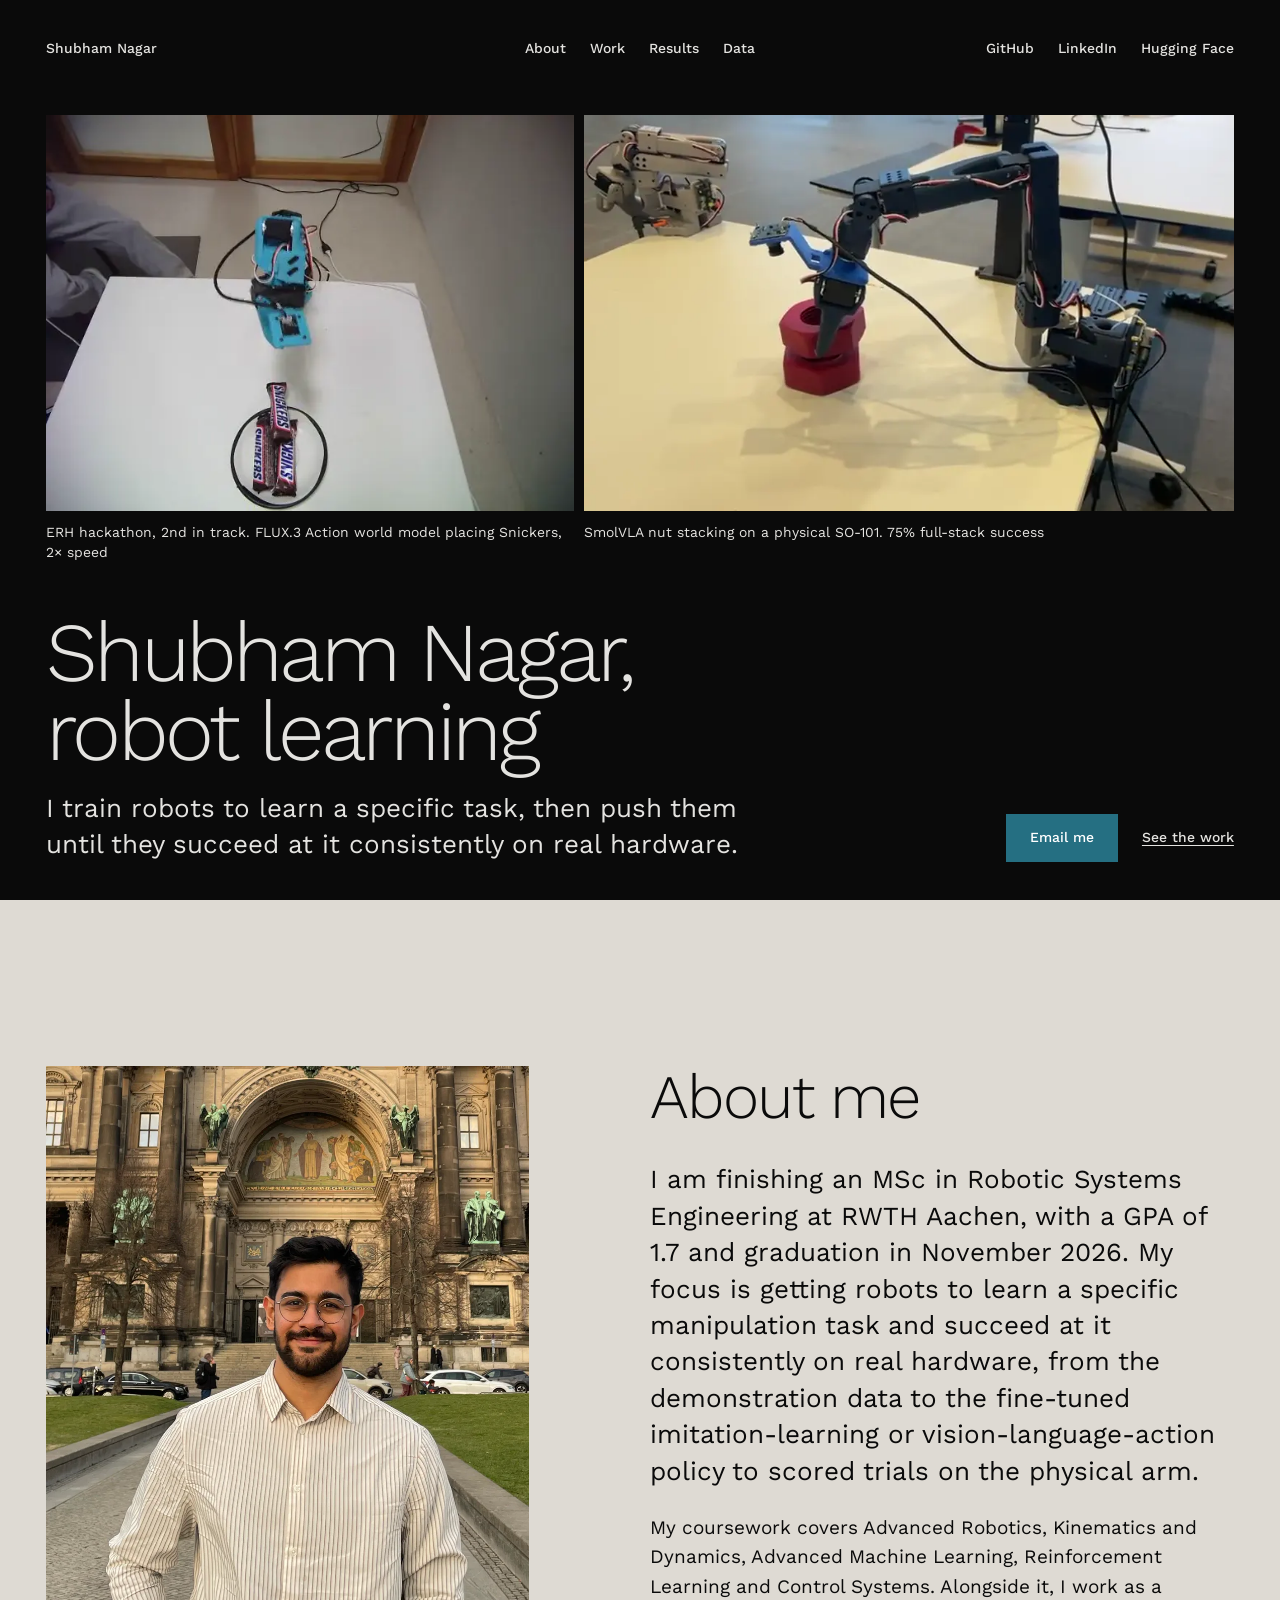
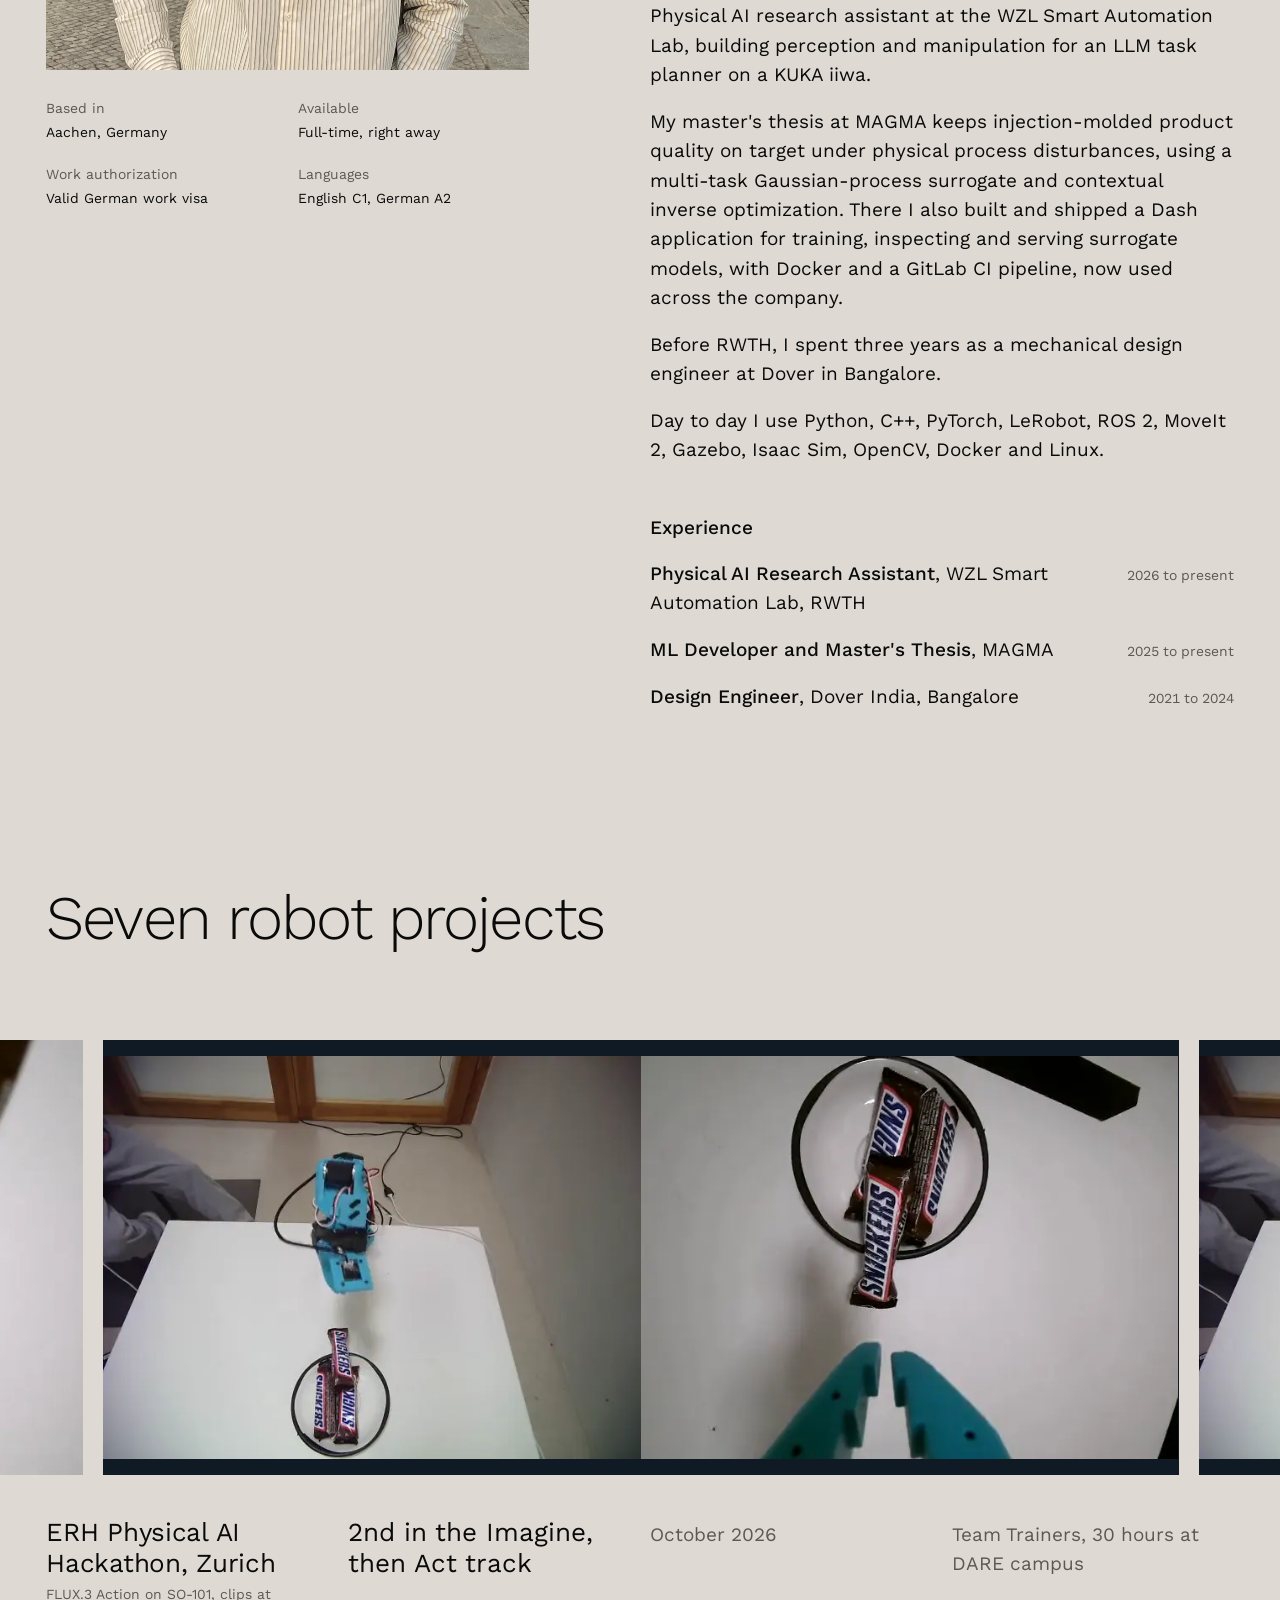
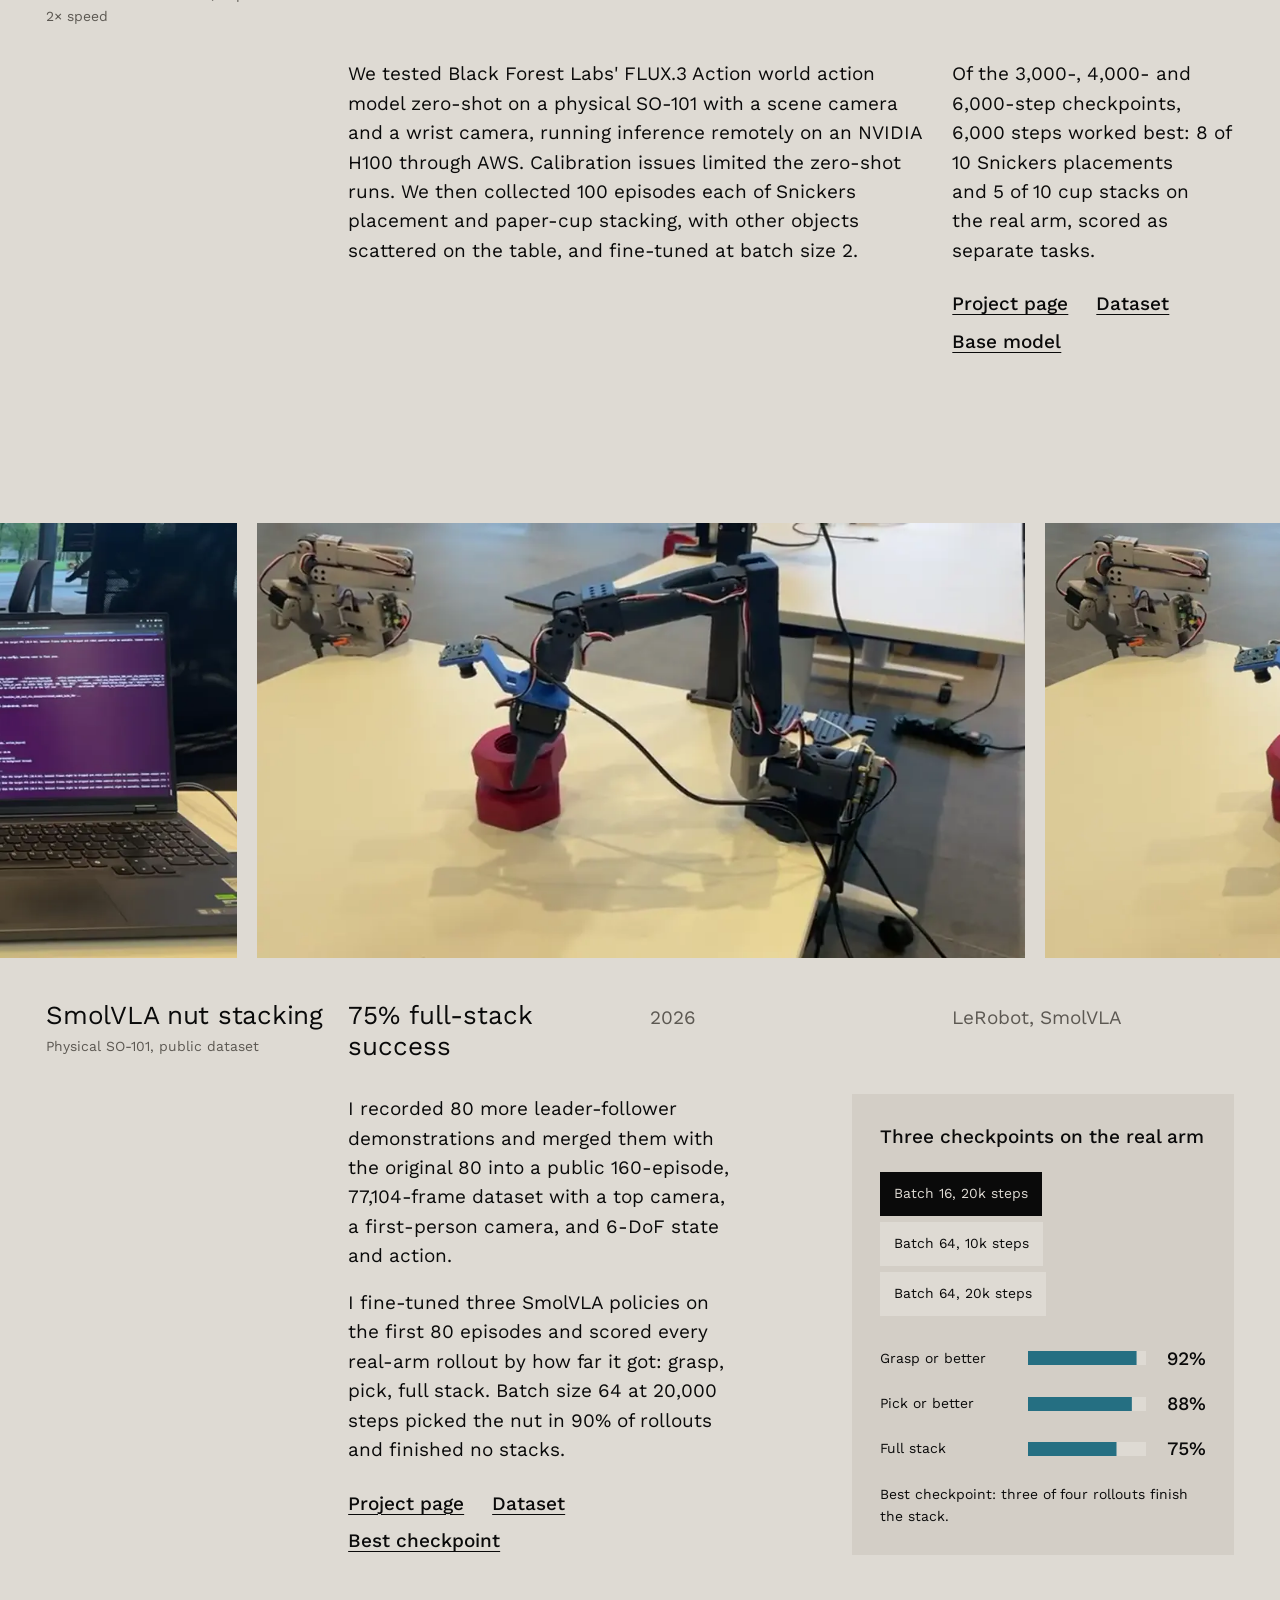
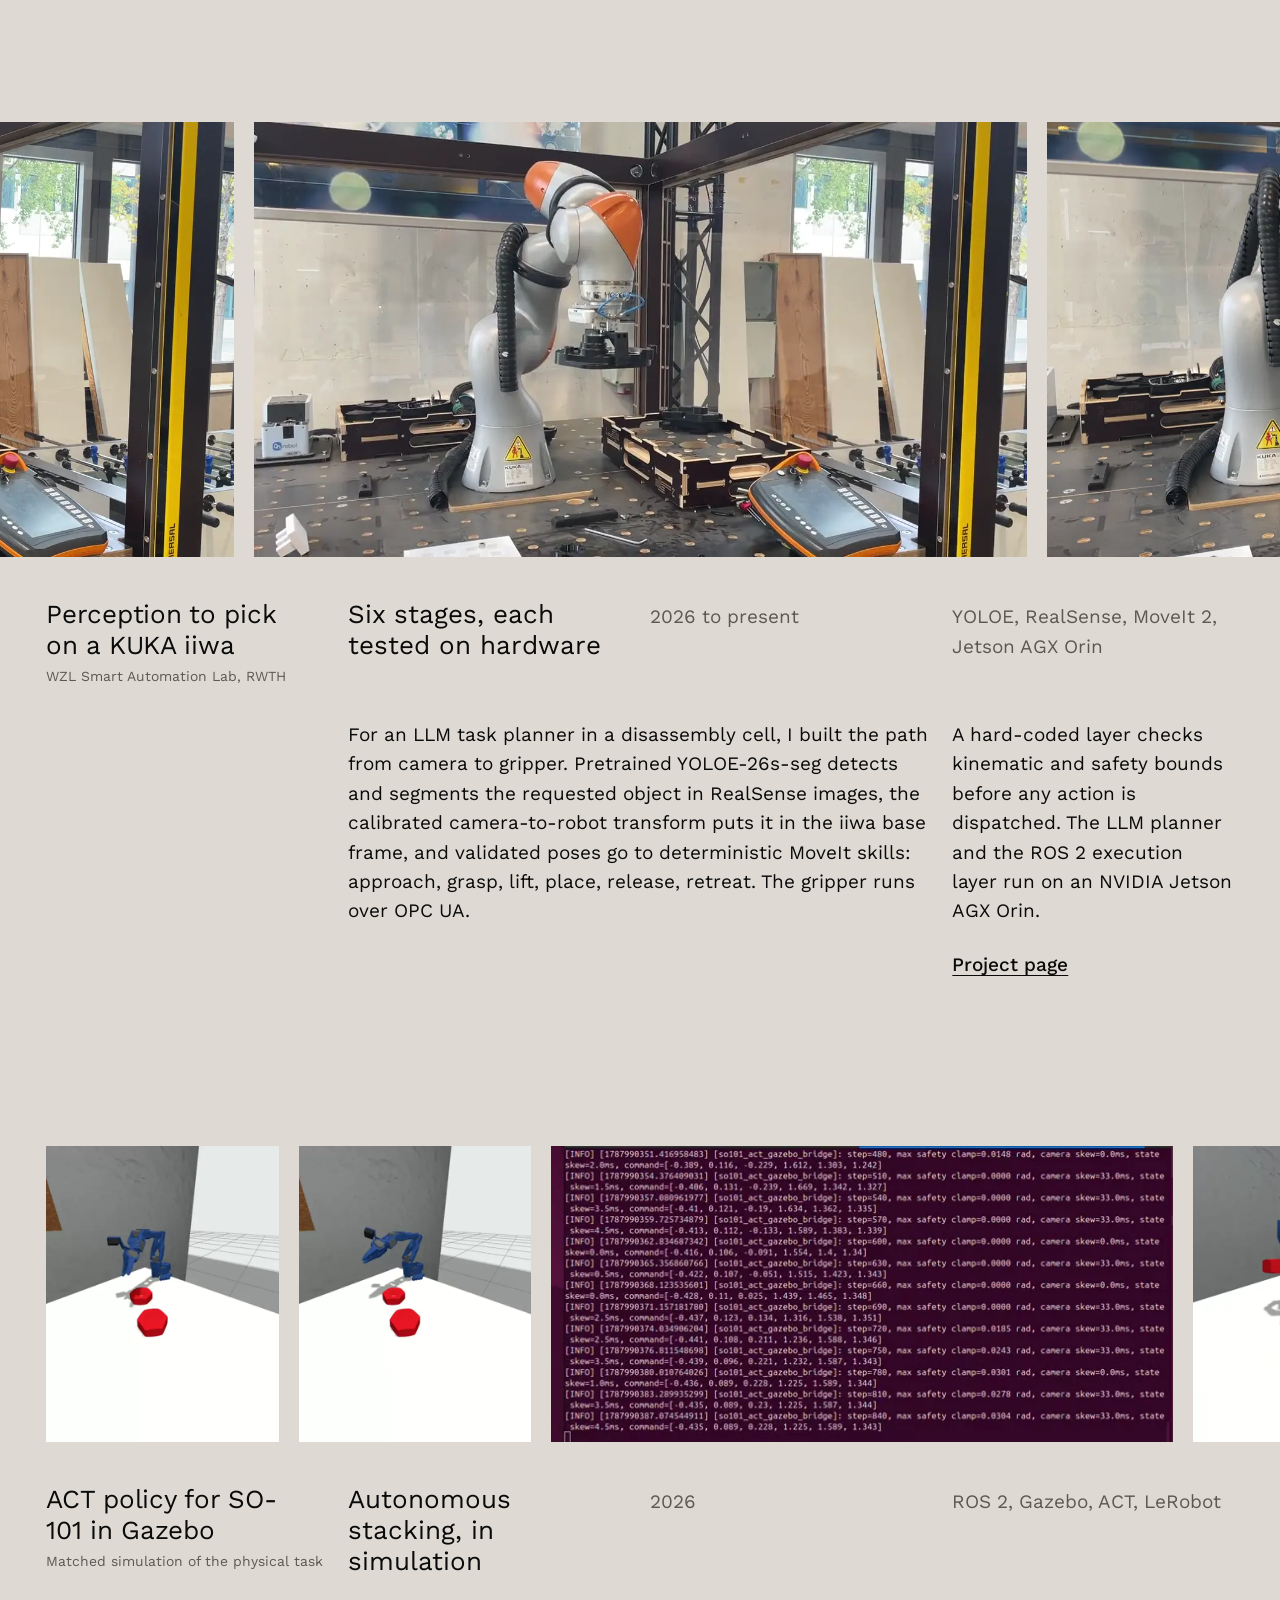
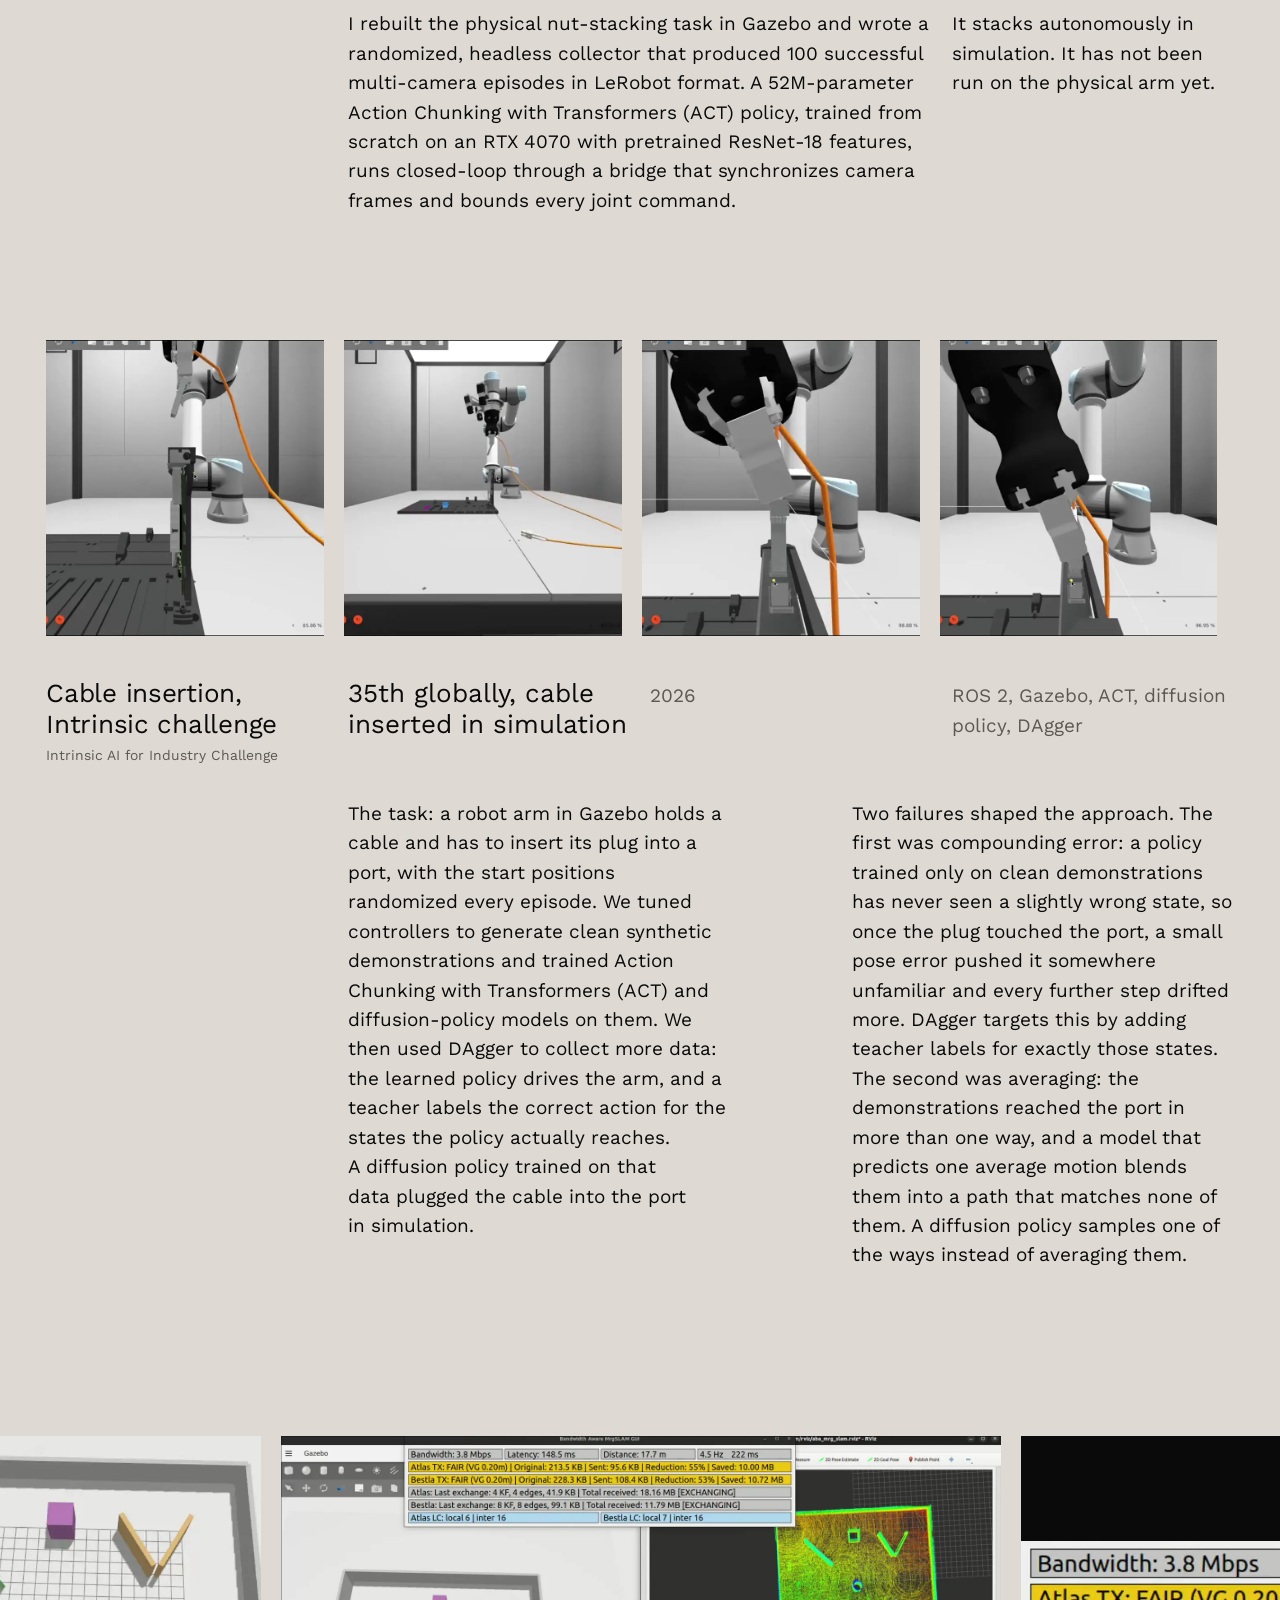
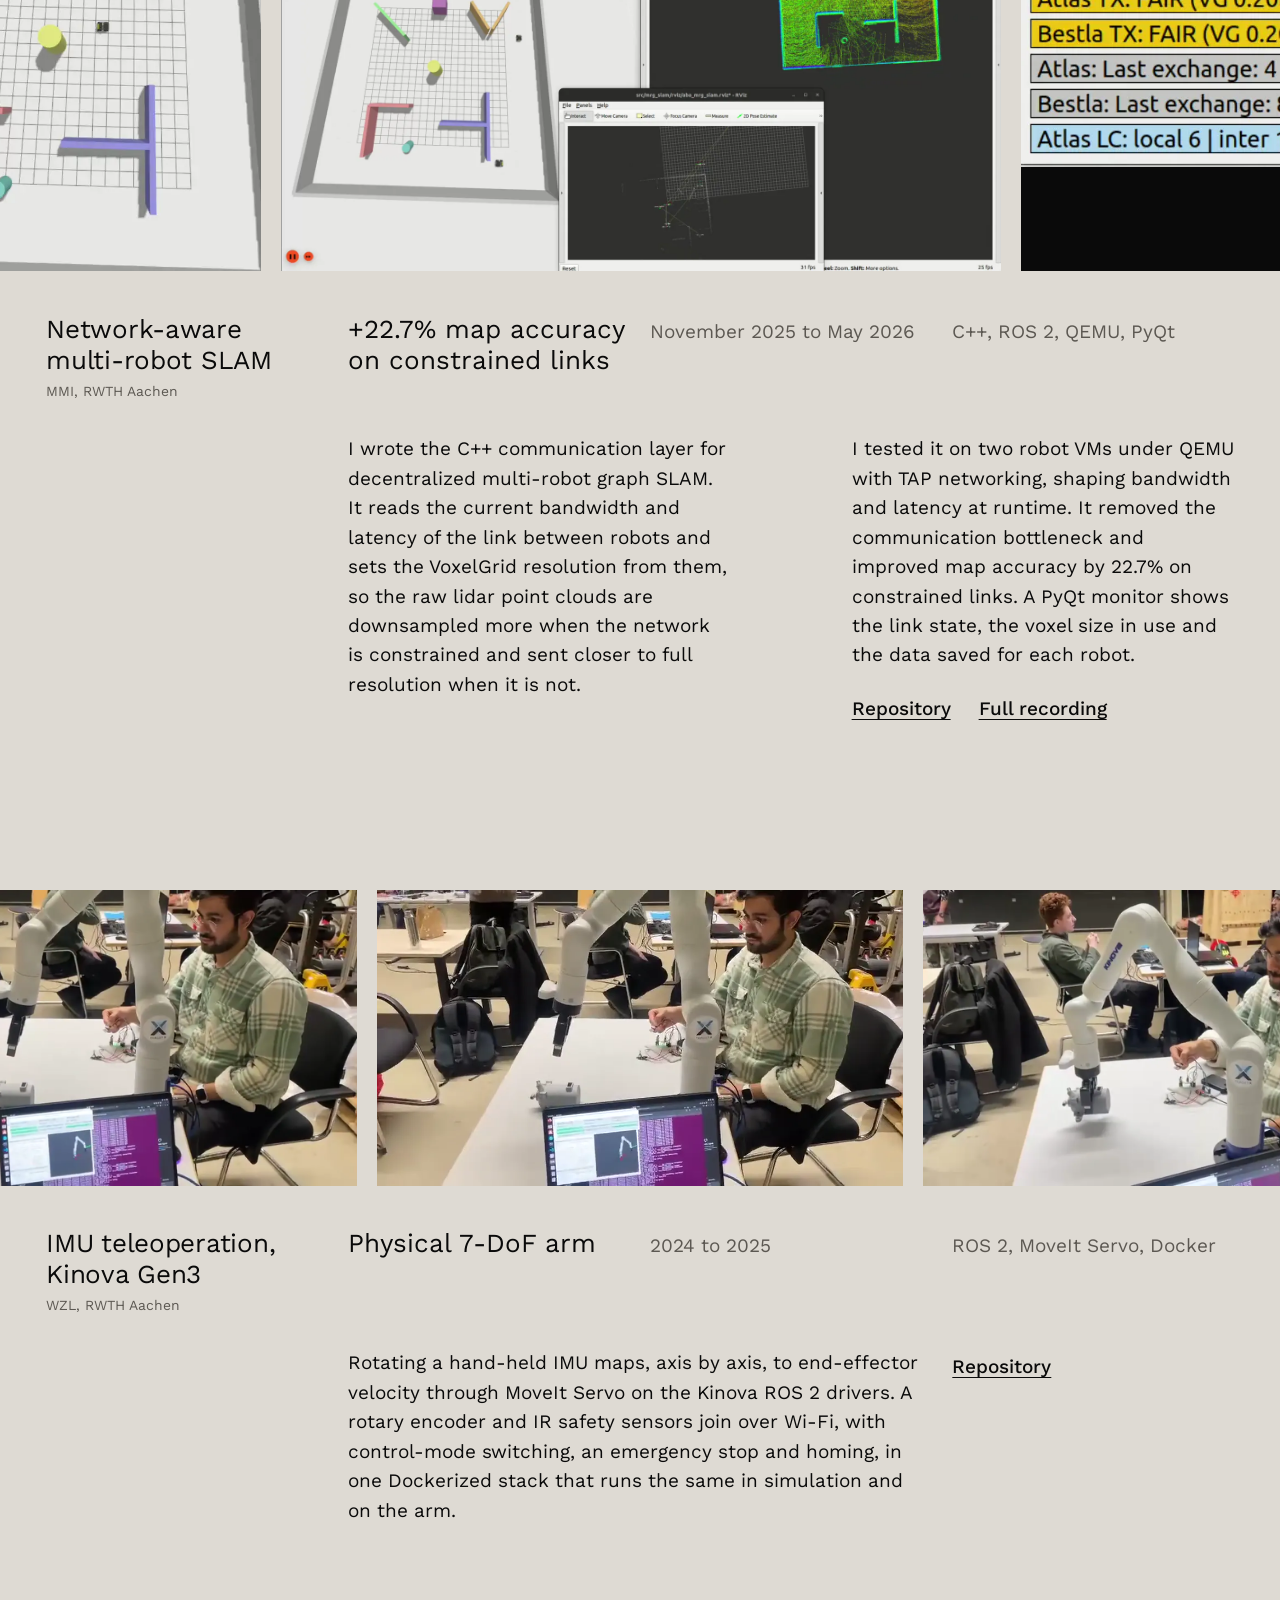
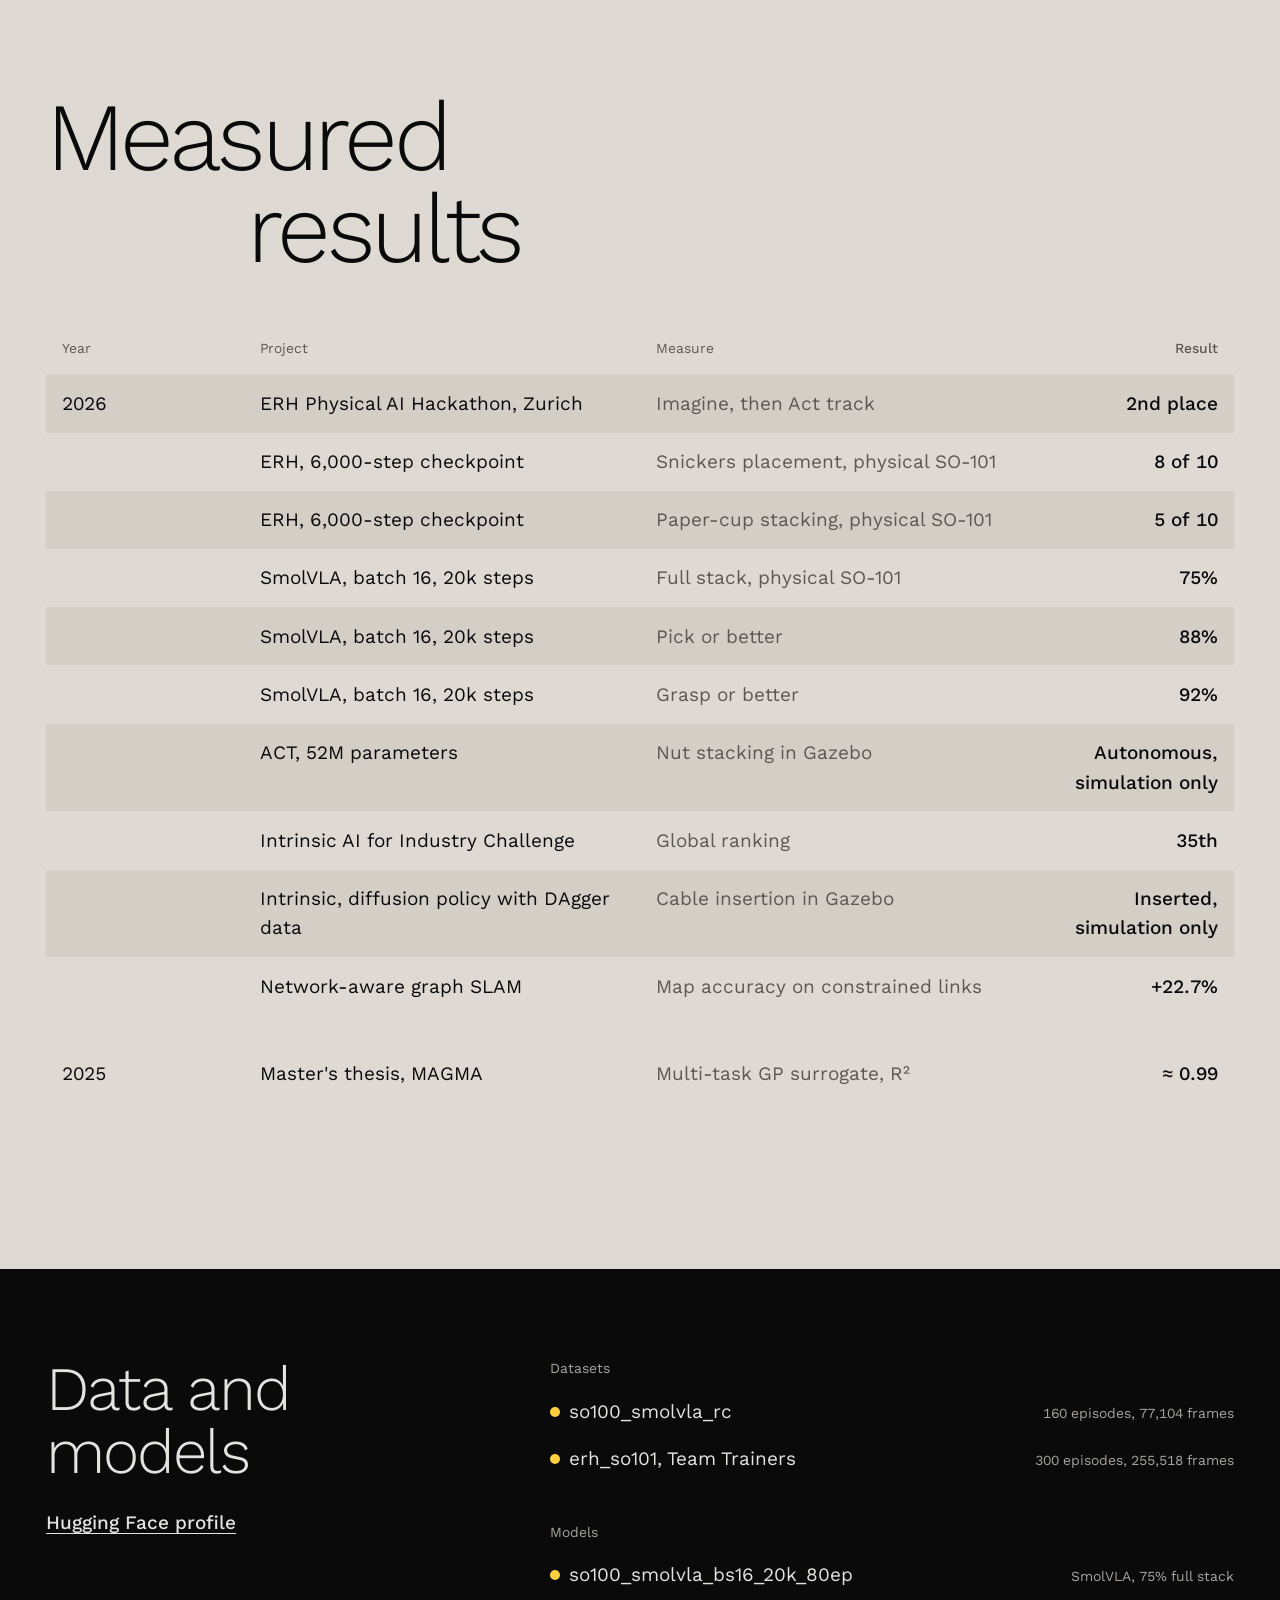
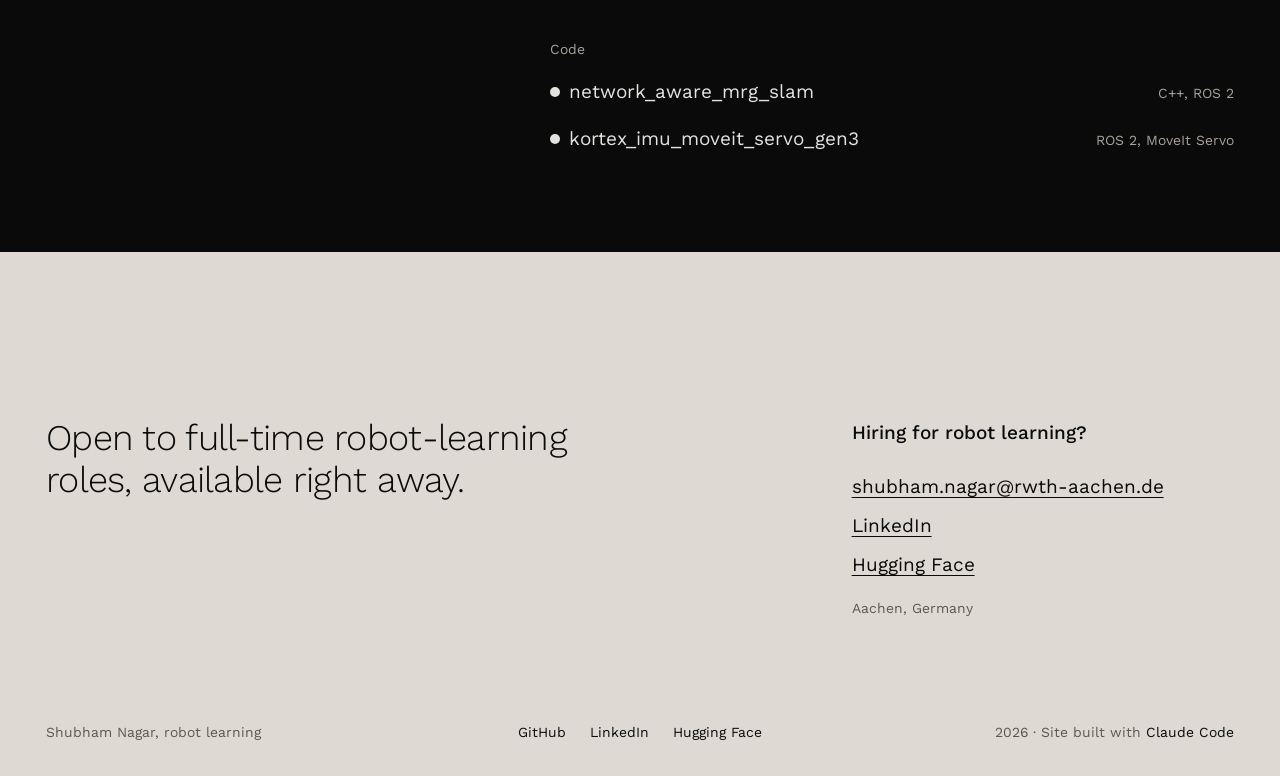
<file: index.html>
<!doctype html>
<html lang="en">
<head>
  <meta charset="utf-8">
  <meta name="viewport" content="width=device-width, initial-scale=1">
  <title>Shubham Nagar, robot learning</title>
  <meta name="description" content="Shubham Nagar, robot-learning engineer. Robots that learn specific manipulation tasks and are pushed toward consistent success on real hardware: SO-101, KUKA iiwa and Kinova Gen3.">
  <meta name="theme-color" content="#0a0a0a">
  <meta property="og:title" content="Shubham Nagar, robot-learning engineer">
  <meta property="og:description" content="Robots that learn specific manipulation tasks, pushed toward consistent success on real hardware.">
  <meta property="og:image" content="assets/frames/smolvla-018_0.webp">
  <link rel="icon" href="data:image/svg+xml,%3Csvg xmlns='http://www.w3.org/2000/svg' viewBox='0 0 64 64'%3E%3Crect width='64' height='64' fill='%230a0a0a'/%3E%3Crect x='14' y='26' width='36' height='12' fill='%23dedad3'/%3E%3C/svg%3E">
  <link rel="preconnect" href="https://fonts.googleapis.com">
  <link rel="preconnect" href="https://fonts.gstatic.com" crossorigin>
  <link href="https://fonts.googleapis.com/css2?family=Work+Sans:wght@300;400;500&display=swap" rel="stylesheet">
  <link rel="stylesheet" href="style.css">
  <script>document.documentElement.classList.add('js')</script>
</head>

<body>
  <a class="skip-link" href="#main">Skip to content</a>

  <main id="main">
    <section class="hero" id="top" aria-labelledby="hero-title">
      <header class="hero__top">
        <a class="wordmark" href="#top">Shubham Nagar</a>
        <nav class="hero__nav" aria-label="Sections">
          <a class="link" href="#about">About</a>
          <a class="link" href="#work">Work</a>
          <a class="link" href="#results">Results</a>
          <a class="link" href="#data">Data</a>
        </nav>
        <nav class="profiles" aria-label="Profiles">
          <a class="link" href="https://github.com/shubham4413" target="_blank" rel="noreferrer">GitHub</a>
          <a class="link" href="https://www.linkedin.com/in/shubham-nagar-5a8174184/" target="_blank" rel="noreferrer">LinkedIn</a>
          <a class="link" href="https://huggingface.co/shubham4413" target="_blank" rel="noreferrer">Hugging Face</a>
        </nav>
      </header>

      <div class="strip" data-strip>
        <ul class="strip__track" data-strip-track>
          <li class="strip__frame strip__frame--clip">
            <a href="#erh"><video data-loop muted loop playsinline preload="metadata" poster="assets/clips/erh-snickers.webp" width="640" height="480" aria-label="FLUX.3 Action world model placing Snickers bars on a plate with a physical SO-101, 2 times speed"><source src="assets/clips/erh-snickers.mp4" type="video/mp4"></video></a>
            <p class="strip__cap">ERH hackathon, 2nd in track. FLUX.3 Action world model placing Snickers, 2× speed</p>
          </li>
          <li class="strip__frame strip__frame--clip">
            <a href="#smolvla"><video data-loop muted loop playsinline preload="metadata" poster="assets/clips/smolvla.webp" width="960" height="544" aria-label="SmolVLA policy stacking nuts with a physical SO-101"><source src="assets/clips/smolvla.mp4" type="video/mp4"></video></a>
            <p class="strip__cap">SmolVLA nut stacking on a physical SO-101. 75% full-stack success</p>
          </li>
          <li class="strip__frame strip__frame--clip">
            <a href="#erh"><video data-loop muted loop playsinline preload="metadata" poster="assets/clips/erh-cups.webp" width="640" height="480" aria-label="FLUX.3 Action world model stacking paper cups with a physical SO-101, 2 times speed"><source src="assets/clips/erh-cups.mp4" type="video/mp4"></video></a>
            <p class="strip__cap">FLUX.3 Action world model stacking paper cups, 2× speed</p>
          </li>
          <li class="strip__frame">
            <a href="#kuka"><img src="assets/frames/kuka-009_0.webp" alt="KUKA iiwa lowering its gripper into a disassembly fixture" width="1280" height="720"></a>
            <p class="strip__cap">KUKA iiwa at WZL. Perception to MoveIt pick-and-place</p>
          </li>
          <li class="strip__frame">
            <a href="#act"><img src="assets/frames/act-016_0.webp" alt="Simulated SO-101 stacking a red nut in Gazebo" width="566" height="720"></a>
            <p class="strip__cap">ACT policy in Gazebo. Autonomous stacking in simulation</p>
          </li>
          <li class="strip__frame">
            <a href="#kinova"><img src="assets/frames/kinova-005_0.webp" alt="Shubham steering a Kinova Gen3 arm with a hand-held sensor" width="1280" height="720"></a>
            <p class="strip__cap">Kinova Gen3. Hand-held IMU teleoperation</p>
          </li>
          <li class="strip__frame">
            <a href="#intrinsic"><img src="assets/frames/intrinsic-010_0.webp" alt="Simulated gripper guiding an orange cable plug toward a port" width="676" height="720"></a>
            <p class="strip__cap">Intrinsic challenge. Cable insertion, 35th globally</p>
          </li>
          <li class="strip__frame">
            <a href="#slam"><img src="assets/frames/slam-015_0.webp" alt="Merged lidar map of a walled arena, coloured by height" width="630" height="720"></a>
            <p class="strip__cap">Multi-robot graph SLAM. +22.7% map accuracy</p>
          </li>
          <li class="strip__frame">
            <a href="#act"><img src="assets/frames/act-log-012_0.webp" alt="Terminal log from the ACT Gazebo bridge listing step, safety clamp and camera skew" width="630" height="300"></a>
            <p class="strip__cap">Gazebo bridge log. A safety clamp on every joint command</p>
          </li>
          <li class="strip__frame">
            <a href="#kuka"><img src="assets/frames/kuka-017_0.webp" alt="KUKA iiwa bent over the fixture during a pick" width="1280" height="720"></a>
            <p class="strip__cap">KUKA iiwa. Validated pose handed to a MoveIt skill</p>
          </li>
        </ul>
      </div>

      <div class="hero__foot">
        <div class="hero__intro">
          <h1 id="hero-title">Shubham Nagar, robot learning</h1>
          <p>I train robots to learn a specific task, then push them until they succeed at it consistently on real hardware.</p>
        </div>
        <div class="hero__actions">
          <a class="button" href="mailto:shubham.nagar@rwth-aachen.de">Email me</a>
          <a class="link link-plain" href="#work">See the work</a>
        </div>
      </div>
    </section>

    <section class="intro" id="about" aria-labelledby="about-title">
      <div class="intro__side">
        <img class="intro__photo" src="assets/portrait-berlin.webp" alt="Shubham Nagar in front of the Berlin Cathedral" width="960" height="1200" loading="lazy">
        <dl class="intro__facts" data-reveal>
          <div><dt>Based in</dt><dd>Aachen, Germany</dd></div>
          <div><dt>Available</dt><dd>Full-time, right away</dd></div>
          <div><dt>Work authorization</dt><dd>Valid German work visa</dd></div>
          <div><dt>Languages</dt><dd>English C1, German A2</dd></div>
        </dl>
      </div>
      <div class="intro__text">
        <h2 id="about-title" data-reveal>About me</h2>
        <p class="intro__lead" data-reveal>I am finishing an MSc in Robotic Systems Engineering at RWTH Aachen, with a GPA of 1.7 and graduation in November 2026. My focus is getting robots to learn a specific manipulation task and succeed at it consistently on real hardware, from the demonstration data to the fine-tuned imitation-learning or vision-language-action policy to scored trials on the physical arm.</p>
        <div data-reveal>
          <p>My coursework covers Advanced Robotics, Kinematics and Dynamics, Advanced Machine Learning, Reinforcement Learning and Control Systems. Alongside it, I work as a Physical AI research assistant at the WZL Smart Automation Lab, building perception and manipulation for an LLM task planner on a KUKA iiwa.</p>
          <p>My master's thesis at MAGMA keeps injection-molded product quality on target under physical process disturbances, using a multi-task Gaussian-process surrogate and contextual inverse optimization. There I also built and shipped a Dash application for training, inspecting and serving surrogate models, with Docker and a GitLab CI pipeline, now used across the company.</p>
          <p>Before RWTH, I spent three years as a mechanical design engineer at Dover in Bangalore.</p>
          <p>Day to day I use Python, C++, PyTorch, LeRobot, ROS 2, MoveIt 2, Gazebo, Isaac Sim, OpenCV, Docker and Linux.</p>
        </div>
        <h3 class="intro__sub" data-reveal>Experience</h3>
        <ul class="rows" data-reveal>
          <li><span><b>Physical AI Research Assistant</b>, WZL Smart Automation Lab, RWTH</span><span class="nums">2026 to present</span></li>
          <li><span><b>ML Developer and Master's Thesis</b>, MAGMA</span><span class="nums">2025 to present</span></li>
          <li><span><b>Design Engineer</b>, Dover India, Bangalore</span><span class="nums">2021 to 2024</span></li>
        </ul>
      </div>
    </section>

    <section class="work" id="work" aria-labelledby="work-title">
      <h2 class="work__title" id="work-title" data-reveal>Seven robot projects</h2>

      <article class="project" id="erh" aria-labelledby="erh-title">
        <ul class="reel" data-reel>
          <li><img src="assets/frames/erh-wrist-003_0.webp" alt="Wrist camera: gripper closing on a Snickers bar" width="960" height="720" loading="lazy"></li>
          <li class="reel__clip">
            <video data-loop class="is-composite" muted loop playsinline preload="none" poster="assets/clips/erh-snickers-both.webp" width="1280" height="480" aria-label="FLUX.3 Action placing three Snickers bars on a plate, scene and wrist cameras, 2 times speed">
              <source src="assets/clips/erh-snickers-both.mp4" type="video/mp4">
            </video>
          </li>
          <li>
            <video data-loop class="is-composite" muted loop playsinline preload="none" poster="assets/clips/erh-cups-both.webp" width="1280" height="480" aria-label="FLUX.3 Action stacking paper cups, scene and wrist cameras, 2 times speed">
              <source src="assets/clips/erh-cups-both.mp4" type="video/mp4">
            </video>
          </li>
          <li><img src="assets/frames/erh-scene-016_5.webp" alt="SO-101 lifting a paper cup" width="960" height="720" loading="lazy"></li>
        </ul>
        <div class="facts" data-reveal>
          <div class="facts__name"><h3 id="erh-title">ERH Physical AI Hackathon, Zurich</h3><p>FLUX.3 Action on SO-101, clips at 2× speed</p></div>
          <p class="facts__result">2nd in the Imagine, then Act track</p>
          <p class="facts__year">October 2026</p>
          <p class="facts__stack">Team Trainers, 30 hours at DARE campus</p>
        </div>
        <div class="project__body" data-reveal>
          <p>We tested Black Forest Labs' FLUX.3 Action world action model zero-shot on a physical SO-101 with a scene camera and a wrist camera, running inference remotely on an NVIDIA H100 through AWS. Calibration issues limited the zero-shot runs. We then collected 100 episodes each of Snickers placement and paper-cup stacking, with other objects scattered on the table, and fine-tuned at batch size 2.</p>
          <p>Of the 3,000-, 4,000- and 6,000-step checkpoints, 6,000 steps worked best: 8 of 10 Snickers placements and 5 of 10 cup stacks on the real arm, scored as separate tasks.</p>
          <ul class="project__links">
            <li><a class="link-plain" href="work/erh.html">Project page</a></li>
            <li><a class="link-plain" href="https://huggingface.co/datasets/shubham4413/erh_so101" target="_blank" rel="noreferrer">Dataset</a></li>
            <li><a class="link-plain" href="https://huggingface.co/black-forest-labs/flux-3-action-so101" target="_blank" rel="noreferrer">Base model</a></li>
          </ul>
        </div>
      </article>

      <article class="project" id="smolvla" aria-labelledby="smolvla-title">
        <ul class="reel" data-reel>
          <li><img src="assets/frames/smolvla-001_0.webp" alt="The SO-101 setup: two red nuts, the arm and the laptop running the policy" width="1272" height="720" loading="lazy"></li>
          <li class="reel__clip">
            <video data-loop muted loop playsinline preload="none" poster="assets/clips/smolvla.webp" width="960" height="544" aria-label="SmolVLA policy stacking nuts with a physical SO-101 arm">
              <source src="assets/clips/smolvla.mp4" type="video/mp4">
            </video>
          </li>
          <li><img src="assets/frames/smolvla-024_0.webp" alt="SO-101 lowering a nut onto the stack" width="1272" height="720" loading="lazy"></li>
          <li><img src="assets/frames/smolvla-043_0.webp" alt="SO-101 releasing a nut on top of the stack" width="1272" height="720" loading="lazy"></li>
          <li><img src="assets/frames/smolvla-012_0.webp" alt="SO-101 arm beside two red nuts before a rollout" width="1272" height="720" loading="lazy"></li>
        </ul>
        <div class="facts" data-reveal>
          <div class="facts__name"><h3 id="smolvla-title">SmolVLA nut stacking</h3><p>Physical SO-101, public dataset</p></div>
          <p class="facts__result">75% full-stack success</p>
          <p class="facts__year">2026</p>
          <p class="facts__stack">LeRobot, SmolVLA</p>
        </div>
        <div class="project__body project__body--split">
          <div data-reveal>
            <p>I recorded 80 more leader-follower demonstrations and merged them with the original 80 into a public 160-episode, 77,104-frame dataset with a top camera, a first-person camera, and 6-DoF state and action.</p>
            <p>I fine-tuned three SmolVLA policies on the first 80 episodes and scored every real-arm rollout by how far it got: grasp, pick, full stack. Batch size 64 at 20,000 steps picked the nut in 90% of rollouts and finished no stacks.</p>
            <ul class="project__links">
              <li><a class="link-plain" href="work/smolvla.html">Project page</a></li>
              <li><a class="link-plain" href="https://huggingface.co/datasets/shubham4413/so100_smolvla_rc" target="_blank" rel="noreferrer">Dataset</a></li>
              <li><a class="link-plain" href="https://huggingface.co/shubham4413/so100_smolvla_bs16_20k_80ep" target="_blank" rel="noreferrer">Best checkpoint</a></li>
            </ul>
          </div>
          <figure class="ckpt" data-ckpt data-reveal>
            <figcaption class="ckpt__title">Three checkpoints on the real arm</figcaption>
            <div class="ckpt__switch" role="group" aria-label="Checkpoint">
              <button type="button" aria-pressed="true" data-ckpt-key="0">Batch 16, 20k steps</button>
              <button type="button" aria-pressed="false" data-ckpt-key="1">Batch 64, 10k steps</button>
              <button type="button" aria-pressed="false" data-ckpt-key="2">Batch 64, 20k steps</button>
            </div>
            <div class="ckpt__bars" aria-hidden="true">
              <div class="ckpt__row"><span>Grasp or better</span><div class="ckpt__track"><i data-bar="0"></i></div><b data-val="0">92%</b></div>
              <div class="ckpt__row"><span>Pick or better</span><div class="ckpt__track"><i data-bar="1"></i></div><b data-val="1">88%</b></div>
              <div class="ckpt__row"><span>Full stack</span><div class="ckpt__track"><i data-bar="2"></i></div><b data-val="2">75%</b></div>
            </div>
            <p class="ckpt__note" data-ckpt-note aria-live="polite"></p>
            <table class="ckpt__table">
              <caption class="sr-only">Share of physical rollouts reaching each stage, by checkpoint</caption>
              <thead><tr><th scope="col">Checkpoint</th><th scope="col">Grasp or better</th><th scope="col">Pick or better</th><th scope="col">Full stack</th></tr></thead>
              <tbody>
                <tr data-ckpt-row><th scope="row">Batch 16, 20k steps</th><td>92%</td><td>88%</td><td>75%</td></tr>
                <tr data-ckpt-row><th scope="row">Batch 64, 10k steps</th><td>55%</td><td>52%</td><td>40%</td></tr>
                <tr data-ckpt-row><th scope="row">Batch 64, 20k steps</th><td>90%</td><td>90%</td><td>0%</td></tr>
              </tbody>
            </table>
          </figure>
        </div>
      </article>

      <article class="project" id="kuka" aria-labelledby="kuka-title">
        <ul class="reel" data-reel>
          <li><img src="assets/frames/kuka-001_0.webp" alt="KUKA iiwa above the disassembly fixture" width="1280" height="720" loading="lazy"></li>
          <li class="reel__clip">
            <video data-loop muted loop playsinline preload="none" poster="assets/clips/kuka.webp" width="1280" height="720" aria-label="KUKA iiwa running a pick in the WZL disassembly cell">
              <source src="assets/clips/kuka.mp4" type="video/mp4">
            </video>
          </li>
          <li><img src="assets/frames/kuka-013_0.webp" alt="KUKA iiwa reaching into the fixture" width="1280" height="720" loading="lazy"></li>
          <li><img src="assets/frames/kuka-022_0.webp" alt="KUKA iiwa close to the fixture with the teach pendant in front" width="1280" height="720" loading="lazy"></li>
        </ul>
        <div class="facts" data-reveal>
          <div class="facts__name"><h3 id="kuka-title">Perception to pick on a KUKA iiwa</h3><p>WZL Smart Automation Lab, RWTH</p></div>
          <p class="facts__result">Six stages, each tested on hardware</p>
          <p class="facts__year">2026 to present</p>
          <p class="facts__stack">YOLOE, RealSense, MoveIt 2, Jetson AGX Orin</p>
        </div>
        <div class="project__body" data-reveal>
          <p>For an LLM task planner in a disassembly cell, I built the path from camera to gripper. Pretrained YOLOE-26s-seg detects and segments the requested object in RealSense images, the calibrated camera-to-robot transform puts it in the iiwa base frame, and validated poses go to deterministic MoveIt skills: approach, grasp, lift, place, release, retreat. The gripper runs over OPC UA.</p>
          <p>A hard-coded layer checks kinematic and safety bounds before any action is dispatched. The LLM planner and the ROS 2 execution layer run on an NVIDIA Jetson AGX Orin.</p>
          <ul class="project__links">
            <li><a class="link-plain" href="work/kuka.html">Project page</a></li>
          </ul>
        </div>
      </article>

      <article class="project project--minor" id="act" aria-labelledby="act-title">
        <ul class="reel" data-reel>
          <li><img src="assets/frames/act-004_0.webp" alt="Simulated SO-101 reaching toward two red nuts" width="566" height="720" loading="lazy"></li>
          <li class="reel__clip">
            <video data-loop muted loop playsinline preload="none" poster="assets/clips/act.webp" width="566" height="720" aria-label="ACT policy stacking nuts on a simulated SO-101 in Gazebo">
              <source src="assets/clips/act.mp4" type="video/mp4">
            </video>
          </li>
          <li><img src="assets/frames/act-log-012_0.webp" alt="Bridge log listing step, safety clamp and camera skew per command" width="630" height="300" loading="lazy"></li>
          <li><img src="assets/frames/act-022_0.webp" alt="Simulated SO-101 lowering a nut" width="566" height="720" loading="lazy"></li>
          <li><img src="assets/frames/act-028_0.webp" alt="Simulated SO-101 above the finished stack" width="566" height="720" loading="lazy"></li>
        </ul>
        <div class="facts" data-reveal>
          <div class="facts__name"><h3 id="act-title">ACT policy for SO-101 in Gazebo</h3><p>Matched simulation of the physical task</p></div>
          <p class="facts__result">Autonomous stacking, in simulation</p>
          <p class="facts__year">2026</p>
          <p class="facts__stack">ROS 2, Gazebo, ACT, LeRobot</p>
        </div>
        <div class="project__body" data-reveal>
          <p>I rebuilt the physical nut-stacking task in Gazebo and wrote a randomized, headless collector that produced 100 successful multi-camera episodes in LeRobot format. A 52M-parameter Action Chunking with Transformers (ACT) policy, trained from scratch on an RTX 4070 with pretrained ResNet-18 features, runs closed-loop through a bridge that synchronizes camera frames and bounds every joint command.</p>
          <p>It stacks autonomously in simulation. It has not been run on the physical arm yet.</p>
        </div>
      </article>

      <article class="project project--minor" id="intrinsic" aria-labelledby="intrinsic-title">
        <ul class="reel" data-reel>
          <li><img src="assets/frames/intrinsic-002_0.webp" alt="Simulated arm holding a cable above the insertion fixture" width="676" height="720" loading="lazy"></li>
          <li class="reel__clip">
            <video data-loop muted loop playsinline preload="none" poster="assets/clips/intrinsic.webp" width="676" height="720" aria-label="Simulated cable insertion from the Intrinsic AI for Industry Challenge">
              <source src="assets/clips/intrinsic.mp4" type="video/mp4">
            </video>
          </li>
          <li><img src="assets/frames/intrinsic-014_0.webp" alt="Gripper aligning the plug with the port" width="676" height="720" loading="lazy"></li>
          <li><img src="assets/frames/intrinsic-018_0.webp" alt="Gripper pressing the plug toward the port" width="676" height="720" loading="lazy"></li>
        </ul>
        <div class="facts" data-reveal>
          <div class="facts__name"><h3 id="intrinsic-title">Cable insertion, Intrinsic challenge</h3><p>Intrinsic AI for Industry Challenge</p></div>
          <p class="facts__result">35th globally, cable inserted in simulation</p>
          <p class="facts__year">2026</p>
          <p class="facts__stack">ROS 2, Gazebo, ACT, diffusion policy, DAgger</p>
        </div>
        <div class="project__body project__body--two" data-reveal>
          <p>The task: a robot arm in Gazebo holds a cable and has to insert its plug into a port, with the start positions randomized every episode. We tuned controllers to generate clean synthetic demonstrations and trained Action Chunking with Transformers (ACT) and diffusion-policy models on them. We then used DAgger to collect more data: the learned policy drives the arm, and a teacher labels the correct action for the states the policy actually reaches. A diffusion policy trained on that data plugged the cable into the port in simulation.</p>
          <p>Two failures shaped the approach. The first was compounding error: a policy trained only on clean demonstrations has never seen a slightly wrong state, so once the plug touched the port, a small pose error pushed it somewhere unfamiliar and every further step drifted more. DAgger targets this by adding teacher labels for exactly those states. The second was averaging: the demonstrations reached the port in more than one way, and a model that predicts one average motion blends them into a path that matches none of them. A diffusion policy samples one of the ways instead of averaging them.</p>
        </div>
      </article>

      <article class="project" id="slam" aria-labelledby="slam-title">
        <ul class="reel" data-reel>
          <li><img src="assets/frames/slam-world-010_0.webp" alt="Gazebo arena with walls and obstacles for two robots" width="790" height="720" loading="lazy"></li>
          <li class="reel__clip">
            <video data-loop muted loop playsinline preload="none" poster="assets/clips/slam-full.webp" width="1600" height="966" aria-label="Full screen recording: the Gazebo world, the merged lidar map in RViz and the bandwidth monitor while two robots map under a shaped link">
              <source src="assets/clips/slam-full.mp4" type="video/mp4">
            </video>
          </li>
          <li><img src="assets/frames/slam-gui-020_0.webp" alt="Monitoring panel showing bandwidth, latency and data saved per robot" width="1380" height="290" loading="lazy"></li>
          <li><img src="assets/frames/slam-025_0.webp" alt="Completed merged lidar map" width="630" height="720" loading="lazy"></li>
        </ul>
        <div class="facts" data-reveal>
          <div class="facts__name"><h3 id="slam-title">Network-aware multi-robot SLAM</h3><p>MMI, RWTH Aachen</p></div>
          <p class="facts__result">+22.7% map accuracy on constrained links</p>
          <p class="facts__year">November 2025 to May 2026</p>
          <p class="facts__stack">C++, ROS 2, QEMU, PyQt</p>
        </div>
        <div class="project__body project__body--two" data-reveal>
          <p>I wrote the C++ communication layer for decentralized multi-robot graph SLAM. It reads the current bandwidth and latency of the link between robots and sets the VoxelGrid resolution from them, so the raw lidar point clouds are downsampled more when the network is constrained and sent closer to full resolution when it is not.</p>
          <p>I tested it on two robot VMs under QEMU with TAP networking, shaping bandwidth and latency at runtime. It removed the communication bottleneck and improved map accuracy by 22.7% on constrained links. A PyQt monitor shows the link state, the voxel size in use and the data saved for each robot.</p>
          <ul class="project__links">
            <li><a class="link-plain" href="https://github.com/shubham4413/network_aware_mrg_slam" target="_blank" rel="noreferrer">Repository</a></li>
            <li><a class="link-plain" href="assets/clips/slam-full.mp4" target="_blank" rel="noreferrer">Full recording</a></li>
          </ul>
        </div>
      </article>

      <article class="project project--minor" id="kinova" aria-labelledby="kinova-title">
        <ul class="reel" data-reel>
          <li><img src="assets/frames/kinova-001_0.webp" alt="Operator seated beside a Kinova Gen3 arm" width="1280" height="720" loading="lazy"></li>
          <li class="reel__clip">
            <video data-loop muted loop playsinline preload="none" poster="assets/clips/kinova.webp" width="960" height="540" aria-label="Hand-held sensor teleoperation of a physical Kinova Gen3">
              <source src="assets/clips/kinova.mp4" type="video/mp4">
            </video>
          </li>
          <li><img src="assets/frames/kinova-013_0.webp" alt="Operator rotating the hand-held sensor while the arm follows" width="1280" height="720" loading="lazy"></li>
          <li><img src="assets/frames/kinova-017_0.webp" alt="Kinova gripper over the table with the control laptop in front" width="1280" height="720" loading="lazy"></li>
        </ul>
        <div class="facts" data-reveal>
          <div class="facts__name"><h3 id="kinova-title">IMU teleoperation, Kinova Gen3</h3><p>WZL, RWTH Aachen</p></div>
          <p class="facts__result">Physical 7-DoF arm</p>
          <p class="facts__year">2024 to 2025</p>
          <p class="facts__stack">ROS 2, MoveIt Servo, Docker</p>
        </div>
        <div class="project__body" data-reveal>
          <p>Rotating a hand-held IMU maps, axis by axis, to end-effector velocity through MoveIt Servo on the Kinova ROS 2 drivers. A rotary encoder and IR safety sensors join over Wi-Fi, with control-mode switching, an emergency stop and homing, in one Dockerized stack that runs the same in simulation and on the arm.</p>
          <ul class="project__links">
            <li><a class="link-plain" href="https://github.com/shubham4413/kortex_imu_moveit_servo_gen3" target="_blank" rel="noreferrer">Repository</a></li>
          </ul>
        </div>
      </article>
    </section>

    <section class="results" id="results" aria-labelledby="results-title">
      <h2 class="results__title" id="results-title" data-reveal><span>Measured</span> <span>results</span></h2>
      <div class="results__wrap" data-reveal>
        <table class="results__table">
          <caption class="sr-only">Results by project</caption>
          <thead>
            <tr><th scope="col">Year</th><th scope="col">Project</th><th scope="col">Measure</th><th scope="col">Result</th></tr>
          </thead>
          <tbody>
            <tr><td>2026</td><td>ERH Physical AI Hackathon, Zurich</td><td>Imagine, then Act track</td><td>2nd place</td></tr>
            <tr><td></td><td>ERH, 6,000-step checkpoint</td><td>Snickers placement, physical SO-101</td><td>8 of 10</td></tr>
            <tr><td></td><td>ERH, 6,000-step checkpoint</td><td>Paper-cup stacking, physical SO-101</td><td>5 of 10</td></tr>
            <tr><td></td><td>SmolVLA, batch 16, 20k steps</td><td>Full stack, physical SO-101</td><td>75%</td></tr>
            <tr><td></td><td>SmolVLA, batch 16, 20k steps</td><td>Pick or better</td><td>88%</td></tr>
            <tr><td></td><td>SmolVLA, batch 16, 20k steps</td><td>Grasp or better</td><td>92%</td></tr>
            <tr><td></td><td>ACT, 52M parameters</td><td>Nut stacking in Gazebo</td><td>Autonomous, simulation only</td></tr>
            <tr><td></td><td>Intrinsic AI for Industry Challenge</td><td>Global ranking</td><td>35th</td></tr>
            <tr><td></td><td>Intrinsic, diffusion policy with DAgger data</td><td>Cable insertion in Gazebo</td><td>Inserted, simulation only</td></tr>
            <tr><td></td><td>Network-aware graph SLAM</td><td>Map accuracy on constrained links</td><td>+22.7%</td></tr>
            <tr class="results__gap" aria-hidden="true"><td colspan="4"></td></tr>
            <tr><td>2025</td><td>Master's thesis, MAGMA</td><td>Multi-task GP surrogate, R²</td><td>≈ 0.99</td></tr>
          </tbody>
        </table>
      </div>
    </section>

    <section class="data" id="data" aria-labelledby="data-title">
      <div class="data__col">
        <div class="data__head" data-reveal>
          <h2 id="data-title">Data and models</h2>
          <a class="link-plain" href="https://huggingface.co/shubham4413" target="_blank" rel="noreferrer">Hugging Face profile</a>
        </div>
        <p class="data__group">Datasets</p>
        <ul class="rows" data-reveal>
          <li><a href="https://huggingface.co/datasets/shubham4413/so100_smolvla_rc" target="_blank" rel="noreferrer"><span class="dot"></span>so100_smolvla_rc</a><span class="nums">160 episodes, 77,104 frames</span></li>
          <li><a href="https://huggingface.co/datasets/shubham4413/erh_so101" target="_blank" rel="noreferrer"><span class="dot"></span>erh_so101, Team Trainers</a><span class="nums">300 episodes, 255,518 frames</span></li>
        </ul>
        <p class="data__group">Models</p>
        <ul class="rows" data-reveal>
          <li><a href="https://huggingface.co/shubham4413/so100_smolvla_bs16_20k_80ep" target="_blank" rel="noreferrer"><span class="dot"></span>so100_smolvla_bs16_20k_80ep</a><span class="nums">SmolVLA, 75% full stack</span></li>
        </ul>
        <p class="data__group">Code</p>
        <ul class="rows" data-reveal>
          <li><a href="https://github.com/shubham4413/network_aware_mrg_slam" target="_blank" rel="noreferrer"><span class="dot dot--ink"></span>network_aware_mrg_slam</a><span>C++, ROS 2</span></li>
          <li><a href="https://github.com/shubham4413/kortex_imu_moveit_servo_gen3" target="_blank" rel="noreferrer"><span class="dot dot--ink"></span>kortex_imu_moveit_servo_gen3</a><span>ROS 2, MoveIt Servo</span></li>
        </ul>
      </div>
    </section>

    <section class="contact" id="contact" aria-labelledby="contact-title">
      <p class="contact__sentence" data-reveal>Open to full-time robot-learning roles, available right away.</p>
      <div class="contact__links" data-reveal>
        <h2 id="contact-title">Hiring for robot learning?</h2>
        <a class="link-plain" href="mailto:shubham.nagar@rwth-aachen.de">shubham.nagar@rwth-aachen.de</a>
        <a class="link-plain" href="https://www.linkedin.com/in/shubham-nagar-5a8174184/" target="_blank" rel="noreferrer">LinkedIn</a>
        <a class="link-plain" href="https://huggingface.co/shubham4413" target="_blank" rel="noreferrer">Hugging Face</a>
        <p>Aachen, Germany</p>
      </div>
    </section>
  </main>

  <footer class="foot">
    <p>Shubham Nagar, robot learning</p>
    <nav aria-label="Profiles, footer">
      <a href="https://github.com/shubham4413" target="_blank" rel="noreferrer">GitHub</a>
      <a href="https://www.linkedin.com/in/shubham-nagar-5a8174184/" target="_blank" rel="noreferrer">LinkedIn</a>
      <a href="https://huggingface.co/shubham4413" target="_blank" rel="noreferrer">Hugging Face</a>
    </nav>
    <p>2026 · Site built with <a href="https://claude.com/claude-code" target="_blank" rel="noreferrer">Claude Code</a></p>
  </footer>

  <script src="main.js" defer></script>
</body>
</html>
</file>
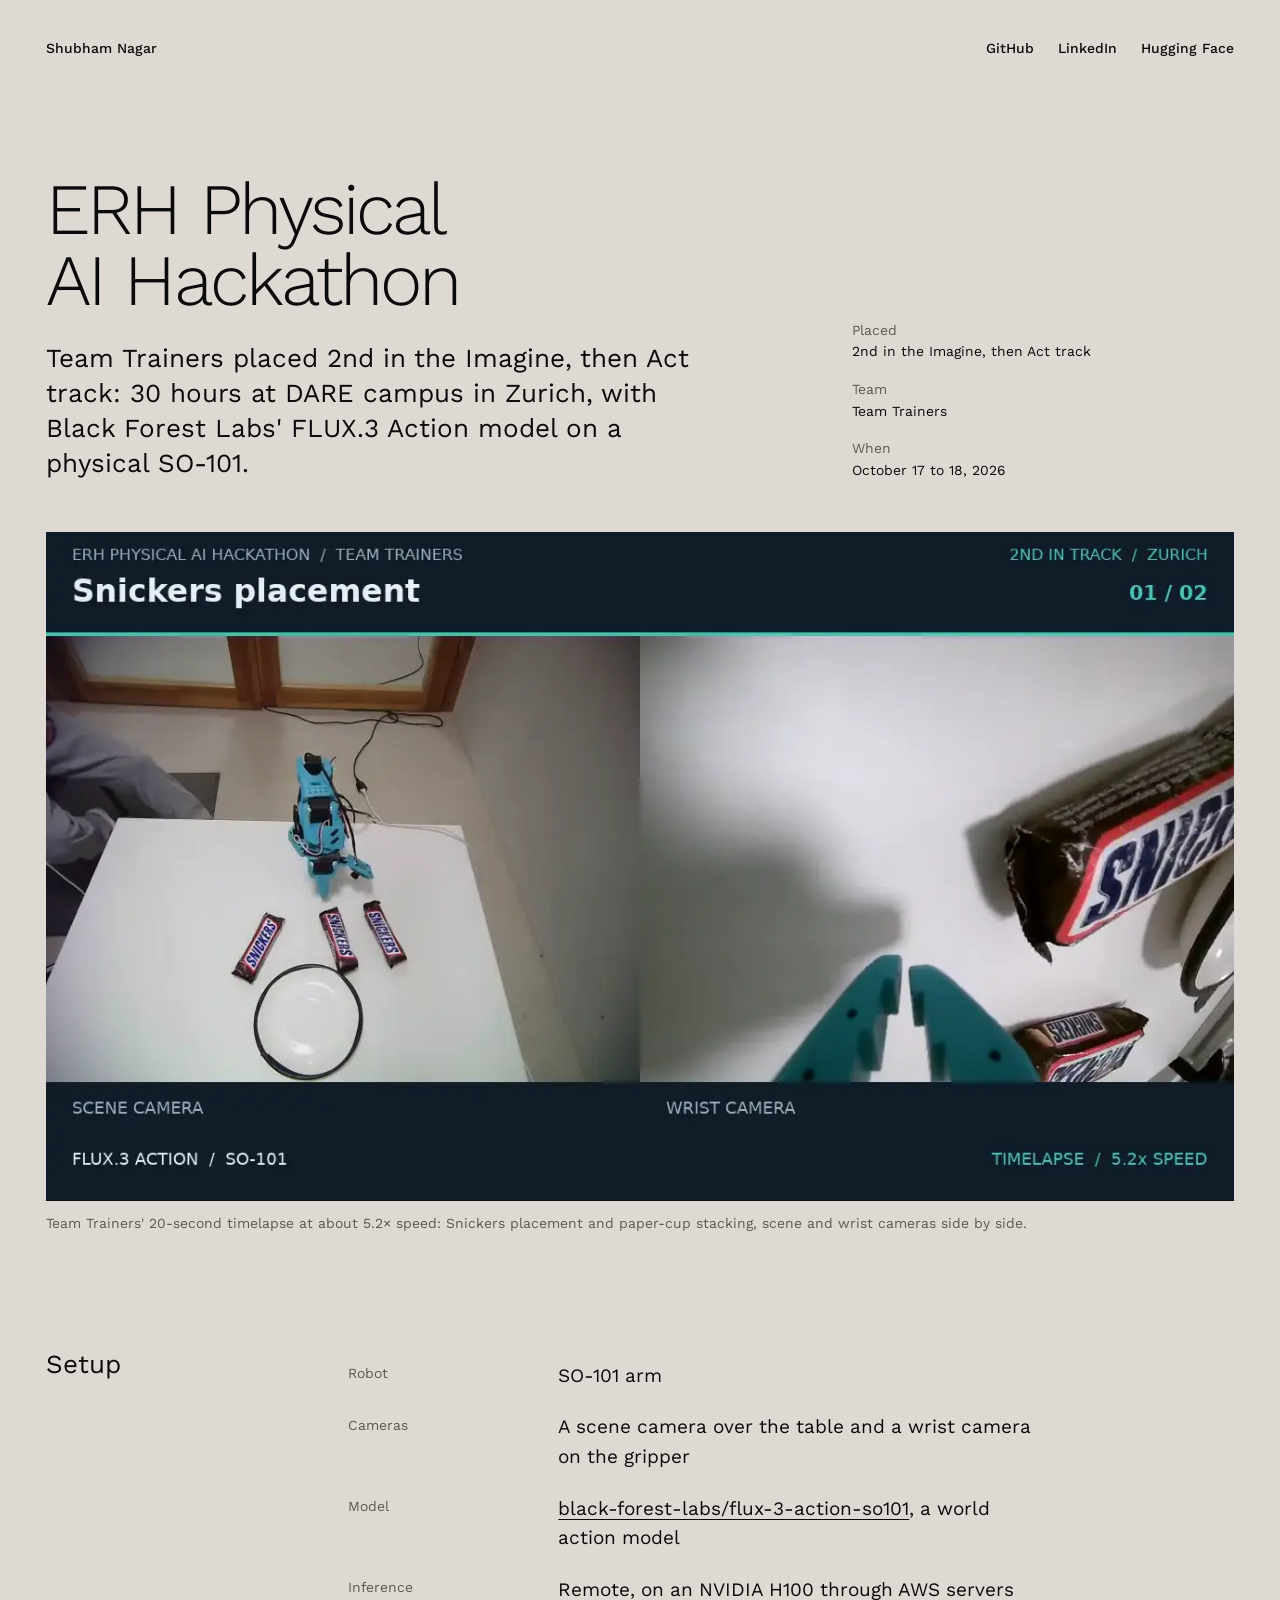
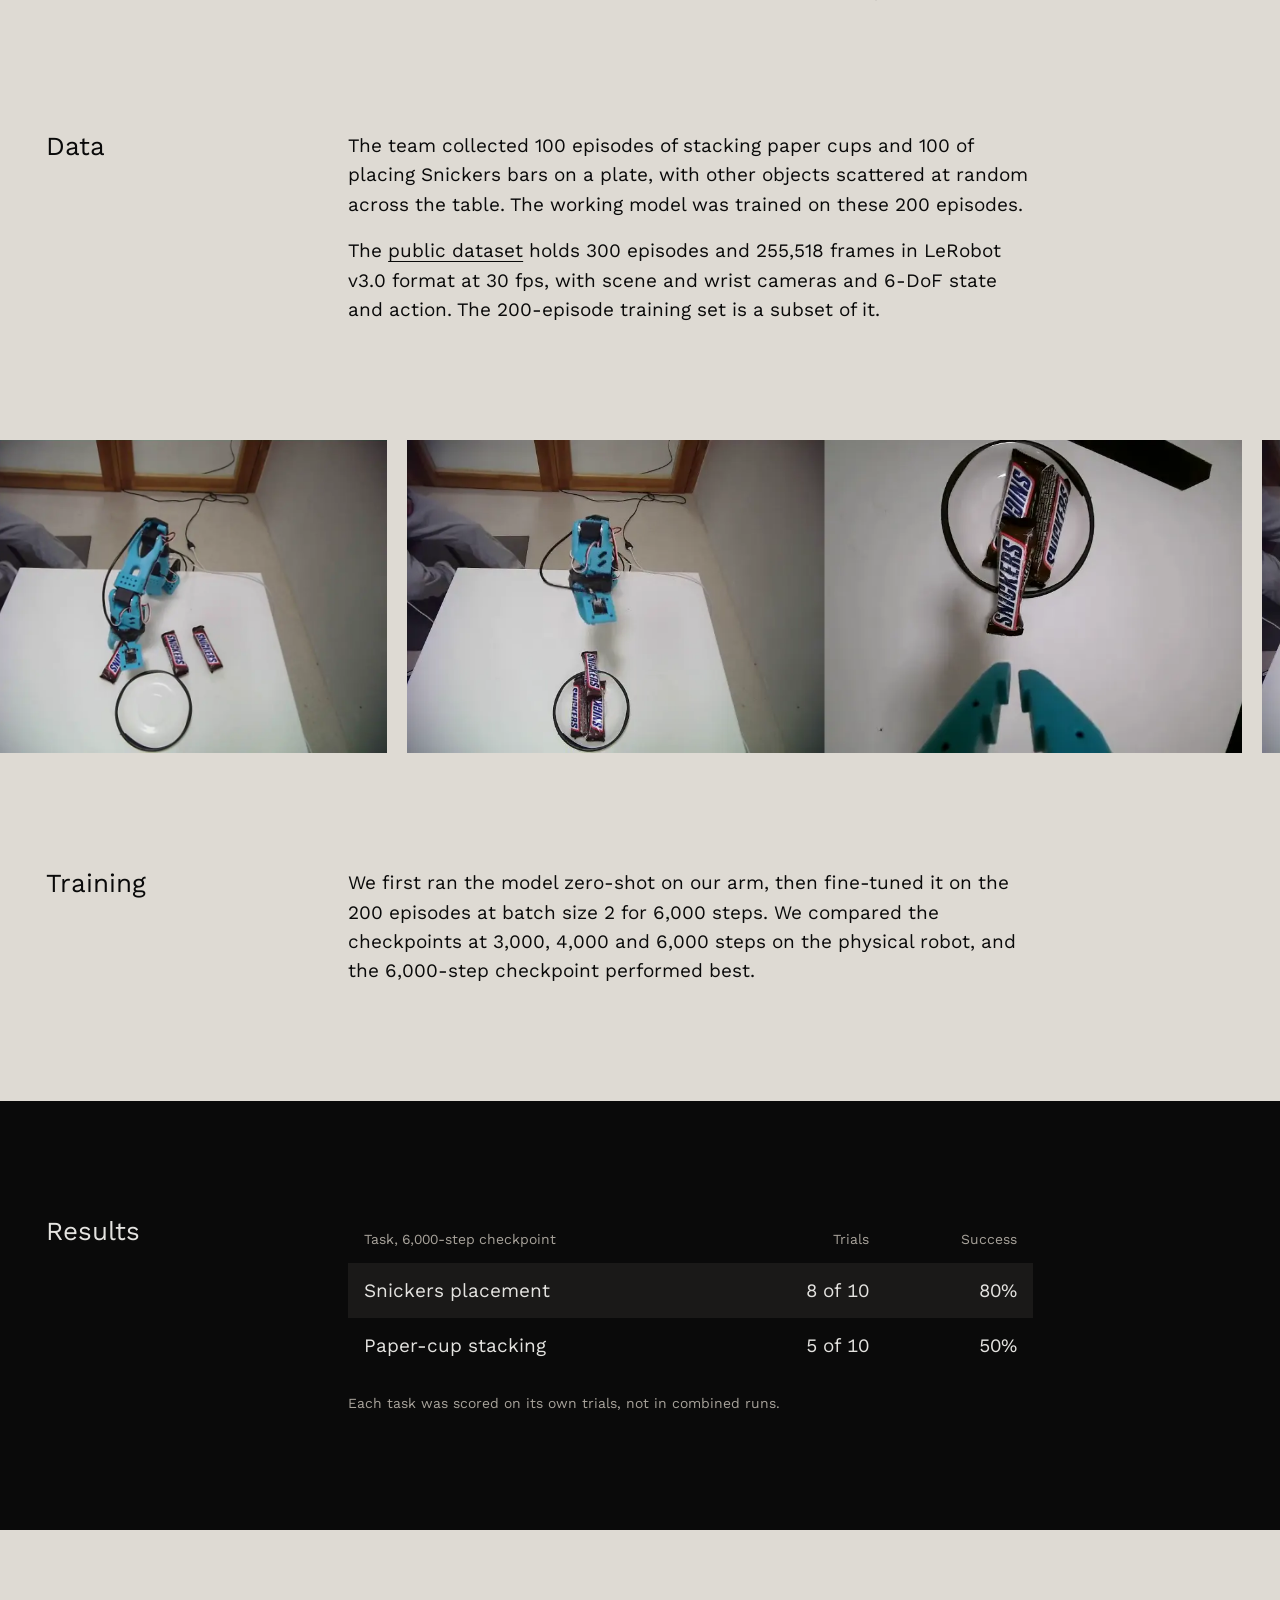
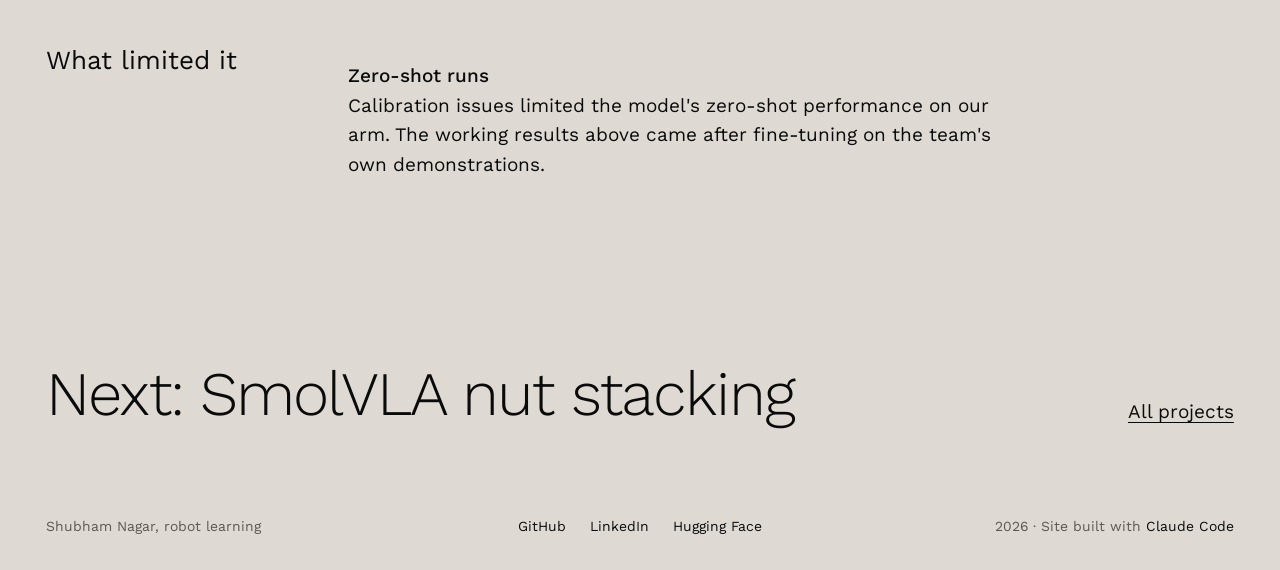
<file: work/erh.html>
<!doctype html>
<html lang="en">
<head>
  <meta charset="utf-8">
  <meta name="viewport" content="width=device-width, initial-scale=1">
  <title>ERH Physical AI Hackathon, Shubham Nagar</title>
  <meta name="description" content="Team Trainers placed 2nd in the Imagine, then Act track at the ERH Physical AI Hackathon in Zurich, fine-tuning FLUX.3 Action on a physical SO-101.">
  <meta name="theme-color" content="#dedad3">
  <link rel="icon" href="data:image/svg+xml,%3Csvg xmlns='http://www.w3.org/2000/svg' viewBox='0 0 64 64'%3E%3Crect width='64' height='64' fill='%230a0a0a'/%3E%3Crect x='14' y='26' width='36' height='12' fill='%23dedad3'/%3E%3C/svg%3E">
  <link rel="preconnect" href="https://fonts.googleapis.com">
  <link rel="preconnect" href="https://fonts.gstatic.com" crossorigin>
  <link href="https://fonts.googleapis.com/css2?family=Work+Sans:wght@300;400;500&display=swap" rel="stylesheet">
  <link rel="stylesheet" href="../style.css">
  <script>document.documentElement.classList.add('js')</script>
</head>

<body>
  <a class="skip-link" href="#main">Skip to content</a>
  <header class="page-top">
    <a class="wordmark link" href="../index.html#erh">Shubham Nagar</a>
    <nav class="profiles" aria-label="Profiles">
      <a class="link" href="https://github.com/shubham4413" target="_blank" rel="noreferrer">GitHub</a>
      <a class="link" href="https://www.linkedin.com/in/shubham-nagar-5a8174184/" target="_blank" rel="noreferrer">LinkedIn</a>
      <a class="link" href="https://huggingface.co/shubham4413" target="_blank" rel="noreferrer">Hugging Face</a>
    </nav>
  </header>

  <main id="main">
    <section class="page-hero" aria-labelledby="page-title">
      <h1 id="page-title">ERH Physical AI Hackathon</h1>
      <p>Team Trainers placed 2nd in the Imagine, then Act track: 30 hours at DARE campus in Zurich, with Black Forest Labs' FLUX.3 Action model on a physical SO-101.</p>
      <dl>
        <div><dt>Placed</dt><dd>2nd in the Imagine, then Act track</dd></div>
        <div><dt>Team</dt><dd>Team Trainers</dd></div>
        <div><dt>When</dt><dd>October 17 to 18, 2026</dd></div>
      </dl>
    </section>

    <figure class="page-media">
      <video data-loop class="is-composite" muted loop playsinline preload="none" poster="../assets/clips/erh.webp" width="1280" height="720" aria-label="Team Trainers' timelapse of SO-101 Snickers placement and cup stacking, scene and wrist cameras">
        <source src="../assets/clips/erh.mp4" type="video/mp4">
      </video>
      <figcaption>Team Trainers' 20-second timelapse at about 5.2× speed: Snickers placement and paper-cup stacking, scene and wrist cameras side by side.</figcaption>
    </figure>

    <section class="chapter" aria-labelledby="setup-title">
      <h2 id="setup-title">Setup</h2>
      <dl class="spec" data-reveal>
        <dt>Robot</dt><dd>SO-101 arm</dd>
        <dt>Cameras</dt><dd>A scene camera over the table and a wrist camera on the gripper</dd>
        <dt>Model</dt><dd><a class="link-plain" href="https://huggingface.co/black-forest-labs/flux-3-action-so101" target="_blank" rel="noreferrer">black-forest-labs/flux-3-action-so101</a>, a world action model</dd>
        <dt>Inference</dt><dd>Remote, on an NVIDIA H100 through AWS servers</dd>
      </dl>
    </section>

    <section class="chapter" aria-labelledby="data-title">
      <h2 id="data-title">Data</h2>
      <p data-reveal>The team collected 100 episodes of stacking paper cups and 100 of placing Snickers bars on a plate, with other objects scattered at random across the table. The working model was trained on these 200 episodes.</p>
      <p data-reveal>The <a class="link-plain" href="https://huggingface.co/datasets/shubham4413/erh_so101" target="_blank" rel="noreferrer">public dataset</a> holds 300 episodes and 255,518 frames in LeRobot v3.0 format at 30 fps, with scene and wrist cameras and 6-DoF state and action. The 200-episode training set is a subset of it.</p>
    </section>

    <ul class="reel page-reel" data-reel aria-label="Rollouts at 2× speed and frames from the scene and wrist cameras">
      <li><img src="../assets/frames/erh-scene-002_5.webp" alt="Scene camera: SO-101 beside three Snickers bars and a plate" width="960" height="720" loading="lazy"></li>
      <li class="reel__clip"><video data-loop class="is-composite" muted loop playsinline preload="none" poster="../assets/clips/erh-snickers-both.webp" width="1280" height="480" aria-label="FLUX.3 Action placing three Snickers bars on a plate, scene and wrist cameras, 2 times speed"><source src="../assets/clips/erh-snickers-both.mp4" type="video/mp4"></video></li>
      <li><video data-loop class="is-composite" muted loop playsinline preload="none" poster="../assets/clips/erh-cups-both.webp" width="1280" height="480" aria-label="FLUX.3 Action stacking paper cups, scene and wrist cameras, 2 times speed"><source src="../assets/clips/erh-cups-both.mp4" type="video/mp4"></video></li>
      <li><img src="../assets/frames/erh-wrist-003_0.webp" alt="Wrist camera: gripper holding a Snickers bar" width="960" height="720" loading="lazy"></li>
      <li><img src="../assets/frames/erh-scene-006_0.webp" alt="Scene camera: Snickers bar placed on the plate" width="960" height="720" loading="lazy"></li>
      <li><img src="../assets/frames/erh-scene-013_5.webp" alt="Scene camera: SO-101 over two paper cups" width="960" height="720" loading="lazy"></li>
      <li><img src="../assets/frames/erh-wrist-017_0.webp" alt="Wrist camera: gripper beside a paper cup" width="960" height="720" loading="lazy"></li>
      <li><img src="../assets/frames/erh-scene-018_5.webp" alt="Scene camera: cups stacked" width="960" height="720" loading="lazy"></li>
    </ul>

    <section class="chapter" aria-labelledby="policy-title">
      <h2 id="policy-title">Training</h2>
      <p data-reveal>We first ran the model zero-shot on our arm, then fine-tuned it on the 200 episodes at batch size 2 for 6,000 steps. We compared the checkpoints at 3,000, 4,000 and 6,000 steps on the physical robot, and the 6,000-step checkpoint performed best.</p>
    </section>

    <section class="chapter chapter--dark" aria-labelledby="results-title">
      <h2 id="results-title">Results</h2>
      <div data-reveal>
        <table class="plain-table plain-table--dark">
          <caption class="sr-only">Physical-robot trials with the 6,000-step checkpoint</caption>
          <thead><tr><th scope="col">Task, 6,000-step checkpoint</th><th scope="col">Trials</th><th scope="col">Success</th></tr></thead>
          <tbody>
            <tr><td>Snickers placement</td><td>8 of 10</td><td>80%</td></tr>
            <tr><td>Paper-cup stacking</td><td>5 of 10</td><td>50%</td></tr>
          </tbody>
        </table>
        <p class="table-note">Each task was scored on its own trials, not in combined runs.</p>
      </div>
    </section>

    <section class="chapter" aria-labelledby="limits-title">
      <h2 id="limits-title">What limited it</h2>
      <ul class="failures" data-reveal>
        <li><b>Zero-shot runs</b>Calibration issues limited the model's zero-shot performance on our arm. The working results above came after fine-tuning on the team's own demonstrations.</li>
      </ul>
    </section>

    <nav class="page-next" aria-label="Next project">
      <a class="big" href="smolvla.html">Next: SmolVLA nut stacking</a>
      <a class="link-plain" href="../index.html#work">All projects</a>
    </nav>
  </main>

  <footer class="foot">
    <p>Shubham Nagar, robot learning</p>
    <nav aria-label="Profiles, footer">
      <a href="https://github.com/shubham4413" target="_blank" rel="noreferrer">GitHub</a>
      <a href="https://www.linkedin.com/in/shubham-nagar-5a8174184/" target="_blank" rel="noreferrer">LinkedIn</a>
      <a href="https://huggingface.co/shubham4413" target="_blank" rel="noreferrer">Hugging Face</a>
    </nav>
    <p>2026 · Site built with <a href="https://claude.com/claude-code" target="_blank" rel="noreferrer">Claude Code</a></p>
  </footer>
  <script src="../main.js" defer></script>
</body>
</html>
</file>
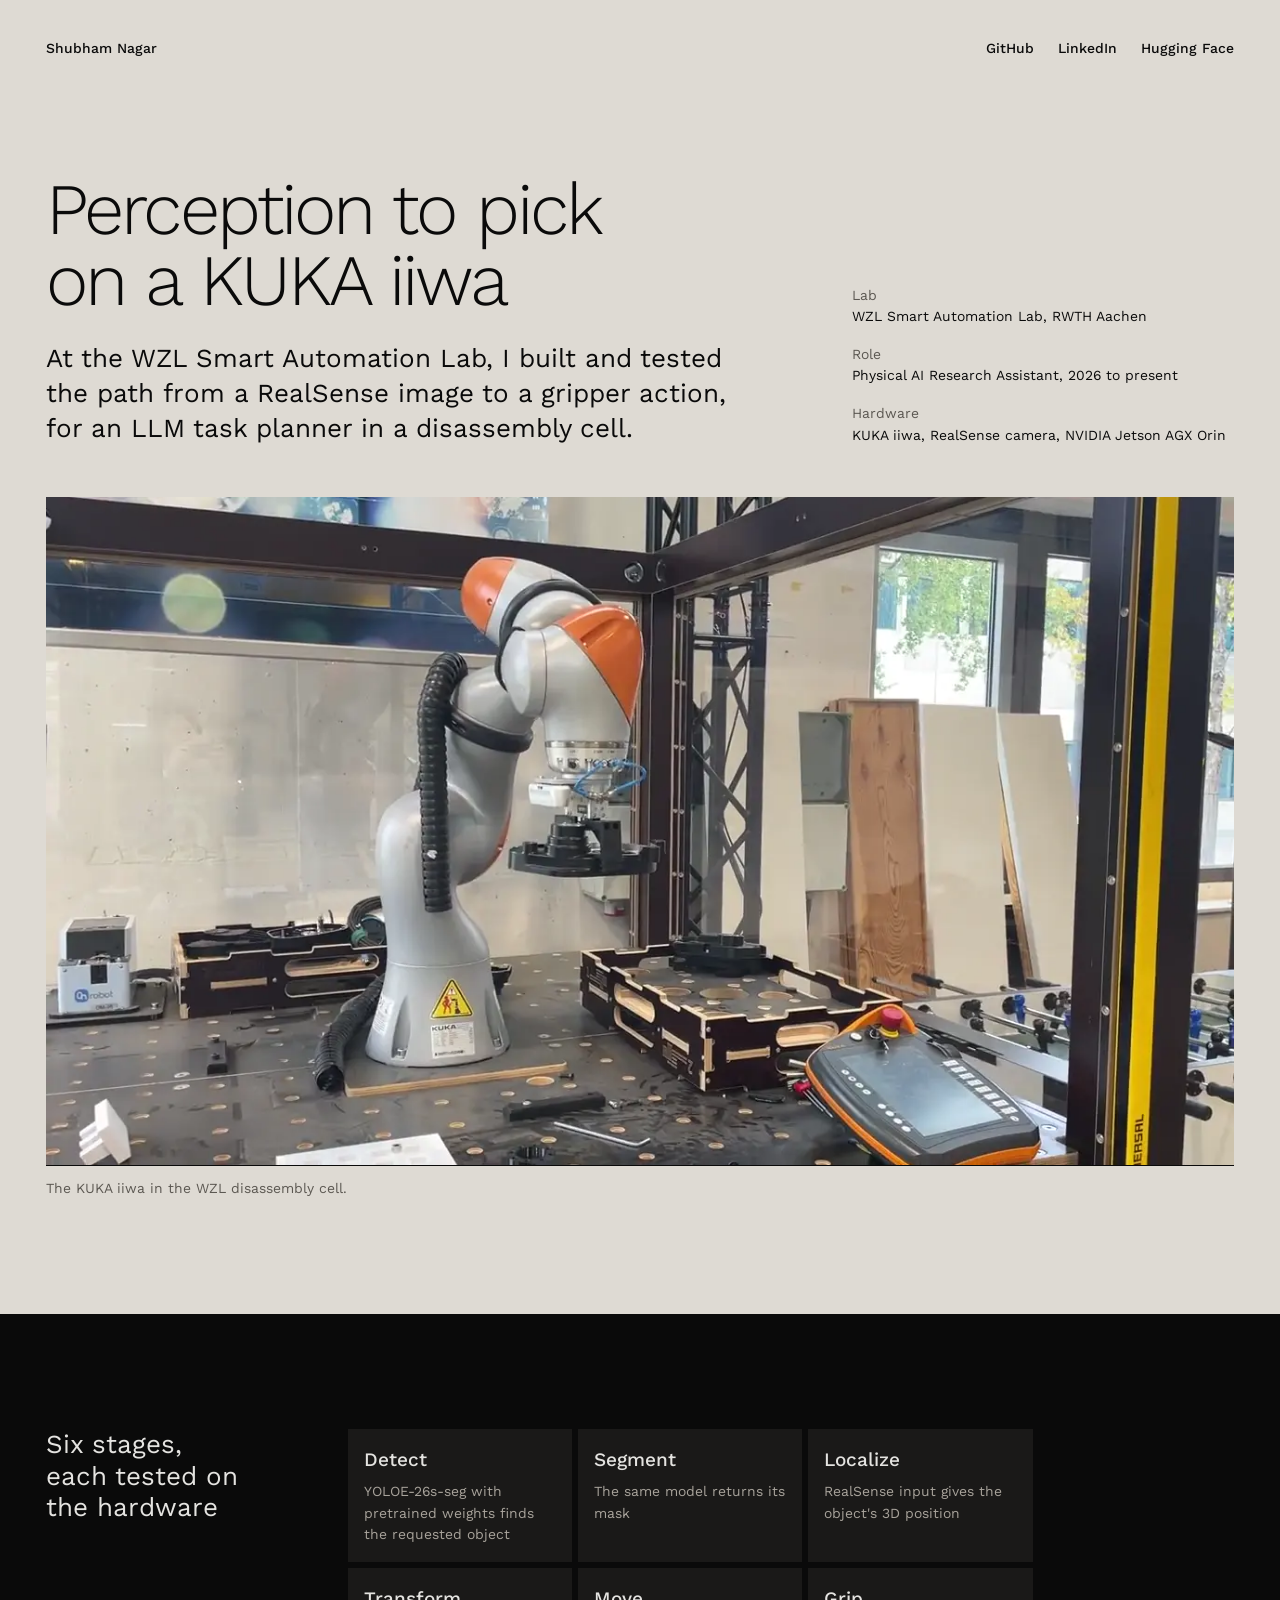
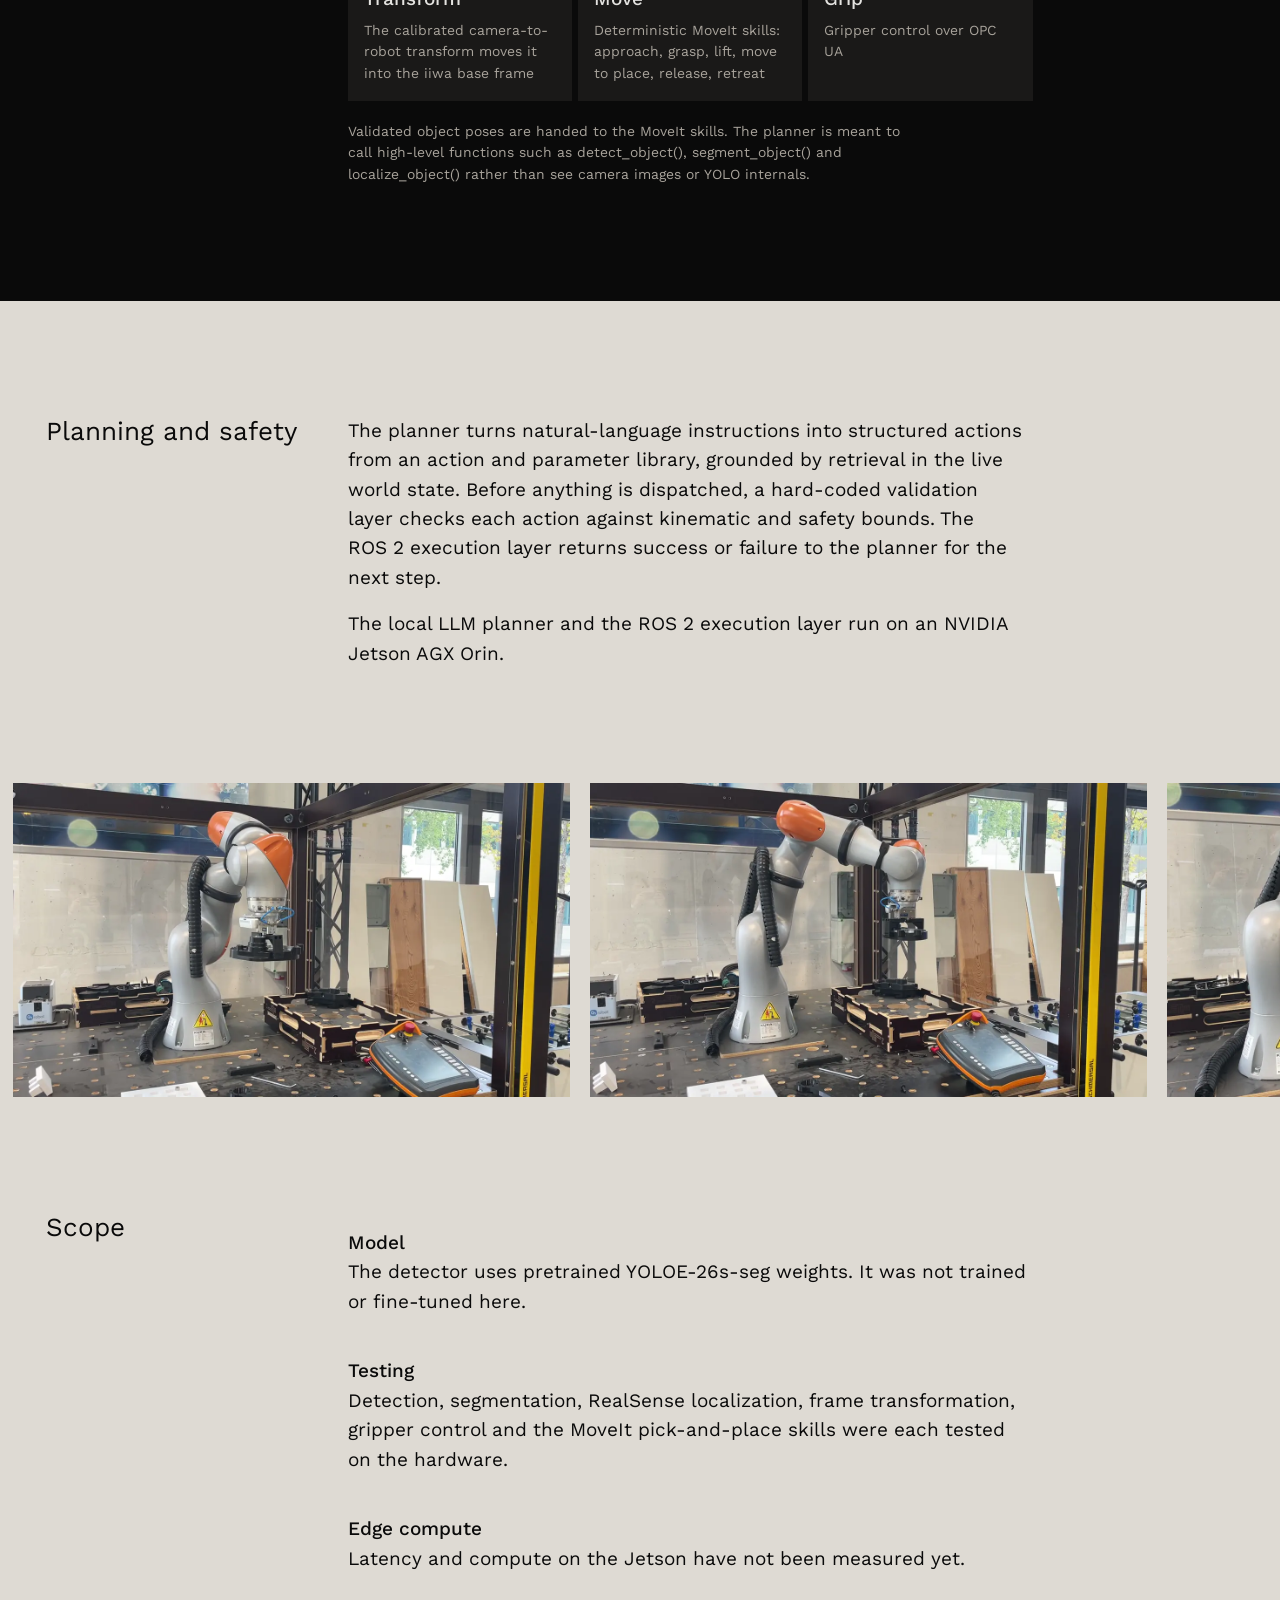
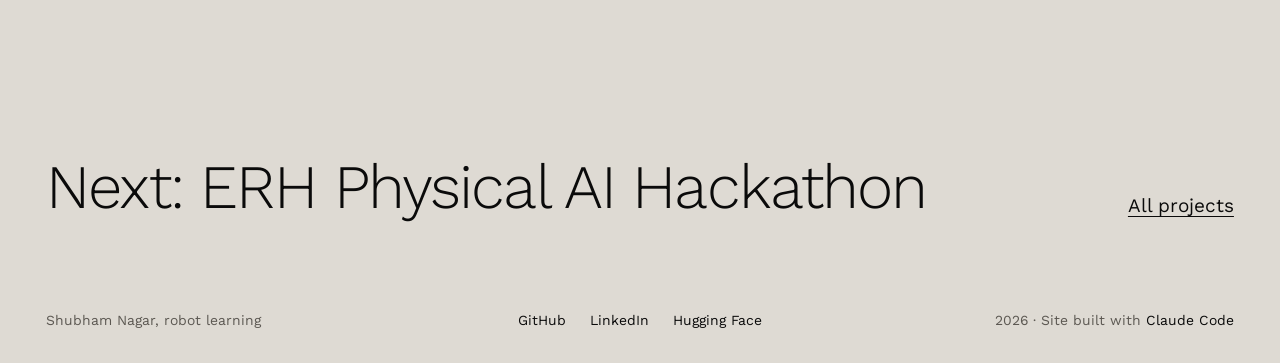
<file: work/kuka.html>
<!doctype html>
<html lang="en">
<head>
  <meta charset="utf-8">
  <meta name="viewport" content="width=device-width, initial-scale=1">
  <title>KUKA perception to pick, Shubham Nagar</title>
  <meta name="description" content="Perception and manipulation for an LLM task planner on a KUKA iiwa at the WZL Smart Automation Lab: YOLOE-26s-seg, RealSense, MoveIt and OPC UA, with kinematic and safety validation.">
  <meta name="theme-color" content="#dedad3">
  <link rel="icon" href="data:image/svg+xml,%3Csvg xmlns='http://www.w3.org/2000/svg' viewBox='0 0 64 64'%3E%3Crect width='64' height='64' fill='%230a0a0a'/%3E%3Crect x='14' y='26' width='36' height='12' fill='%23dedad3'/%3E%3C/svg%3E">
  <link rel="preconnect" href="https://fonts.googleapis.com">
  <link rel="preconnect" href="https://fonts.gstatic.com" crossorigin>
  <link href="https://fonts.googleapis.com/css2?family=Work+Sans:wght@300;400;500&display=swap" rel="stylesheet">
  <link rel="stylesheet" href="../style.css">
  <script>document.documentElement.classList.add('js')</script>
</head>

<body>
  <a class="skip-link" href="#main">Skip to content</a>
  <header class="page-top">
    <a class="wordmark link" href="../index.html#kuka">Shubham Nagar</a>
    <nav class="profiles" aria-label="Profiles">
      <a class="link" href="https://github.com/shubham4413" target="_blank" rel="noreferrer">GitHub</a>
      <a class="link" href="https://www.linkedin.com/in/shubham-nagar-5a8174184/" target="_blank" rel="noreferrer">LinkedIn</a>
      <a class="link" href="https://huggingface.co/shubham4413" target="_blank" rel="noreferrer">Hugging Face</a>
    </nav>
  </header>

  <main id="main">
    <section class="page-hero" aria-labelledby="page-title">
      <h1 id="page-title">Perception to pick on a KUKA iiwa</h1>
      <p>At the WZL Smart Automation Lab, I built and tested the path from a RealSense image to a gripper action, for an LLM task planner in a disassembly cell.</p>
      <dl>
        <div><dt>Lab</dt><dd>WZL Smart Automation Lab, RWTH Aachen</dd></div>
        <div><dt>Role</dt><dd>Physical AI Research Assistant, 2026 to present</dd></div>
        <div><dt>Hardware</dt><dd>KUKA iiwa, RealSense camera, NVIDIA Jetson AGX Orin</dd></div>
      </dl>
    </section>

    <figure class="page-media">
      <video data-loop muted loop playsinline preload="none" poster="../assets/clips/kuka.webp" width="1280" height="720" aria-label="KUKA iiwa working in the WZL disassembly cell">
        <source src="../assets/clips/kuka.mp4" type="video/mp4">
      </video>
      <figcaption>The KUKA iiwa in the WZL disassembly cell.</figcaption>
    </figure>

    <section class="chapter chapter--dark" aria-labelledby="pipeline-title">
      <h2 id="pipeline-title">Six stages, each tested on the hardware</h2>
      <div data-reveal>
        <ol class="stages">
          <li><b>Detect</b><span>YOLOE-26s-seg with pretrained weights finds the requested object</span></li>
          <li><b>Segment</b><span>The same model returns its mask</span></li>
          <li><b>Localize</b><span>RealSense input gives the object's 3D position</span></li>
          <li><b>Transform</b><span>The calibrated camera-to-robot transform moves it into the iiwa base frame</span></li>
          <li><b>Move</b><span>Deterministic MoveIt skills: approach, grasp, lift, move to place, release, retreat</span></li>
          <li><b>Grip</b><span>Gripper control over OPC UA</span></li>
        </ol>
        <p class="table-note">Validated object poses are handed to the MoveIt skills. The planner is meant to call high-level functions such as detect_object(), segment_object() and localize_object() rather than see camera images or YOLO internals.</p>
      </div>
    </section>

    <section class="chapter" aria-labelledby="planning-title">
      <h2 id="planning-title">Planning and safety</h2>
      <p data-reveal>The planner turns natural-language instructions into structured actions from an action and parameter library, grounded by retrieval in the live world state. Before anything is dispatched, a hard-coded validation layer checks each action against kinematic and safety bounds. The ROS 2 execution layer returns success or failure to the planner for the next step.</p>
      <p data-reveal>The local LLM planner and the ROS 2 execution layer run on an NVIDIA Jetson AGX Orin.</p>
    </section>

    <ul class="reel page-reel" data-reel aria-label="Frames from the cell">
      <li><img src="../assets/frames/kuka-001_0.webp" alt="KUKA iiwa above the disassembly fixture" width="1280" height="720" loading="lazy"></li>
      <li class="reel__clip"><img src="../assets/frames/kuka-009_0.webp" alt="KUKA iiwa lowering its gripper into the fixture" width="1280" height="720" loading="lazy"></li>
      <li><img src="../assets/frames/kuka-017_0.webp" alt="KUKA iiwa bent over the fixture" width="1280" height="720" loading="lazy"></li>
      <li><img src="../assets/frames/kuka-022_0.webp" alt="KUKA iiwa next to the teach pendant" width="1280" height="720" loading="lazy"></li>
    </ul>

    <section class="chapter" aria-labelledby="scope-title">
      <h2 id="scope-title">Scope</h2>
      <ul class="failures" data-reveal>
        <li><b>Model</b>The detector uses pretrained YOLOE-26s-seg weights. It was not trained or fine-tuned here.</li>
        <li><b>Testing</b>Detection, segmentation, RealSense localization, frame transformation, gripper control and the MoveIt pick-and-place skills were each tested on the hardware.</li>
        <li><b>Edge compute</b>Latency and compute on the Jetson have not been measured yet.</li>
      </ul>
    </section>

    <nav class="page-next" aria-label="Next project">
      <a class="big" href="erh.html">Next: ERH Physical AI Hackathon</a>
      <a class="link-plain" href="../index.html#work">All projects</a>
    </nav>
  </main>

  <footer class="foot">
    <p>Shubham Nagar, robot learning</p>
    <nav aria-label="Profiles, footer">
      <a href="https://github.com/shubham4413" target="_blank" rel="noreferrer">GitHub</a>
      <a href="https://www.linkedin.com/in/shubham-nagar-5a8174184/" target="_blank" rel="noreferrer">LinkedIn</a>
      <a href="https://huggingface.co/shubham4413" target="_blank" rel="noreferrer">Hugging Face</a>
    </nav>
    <p>2026 · Site built with <a href="https://claude.com/claude-code" target="_blank" rel="noreferrer">Claude Code</a></p>
  </footer>
  <script src="../main.js" defer></script>
</body>
</html>
</file>
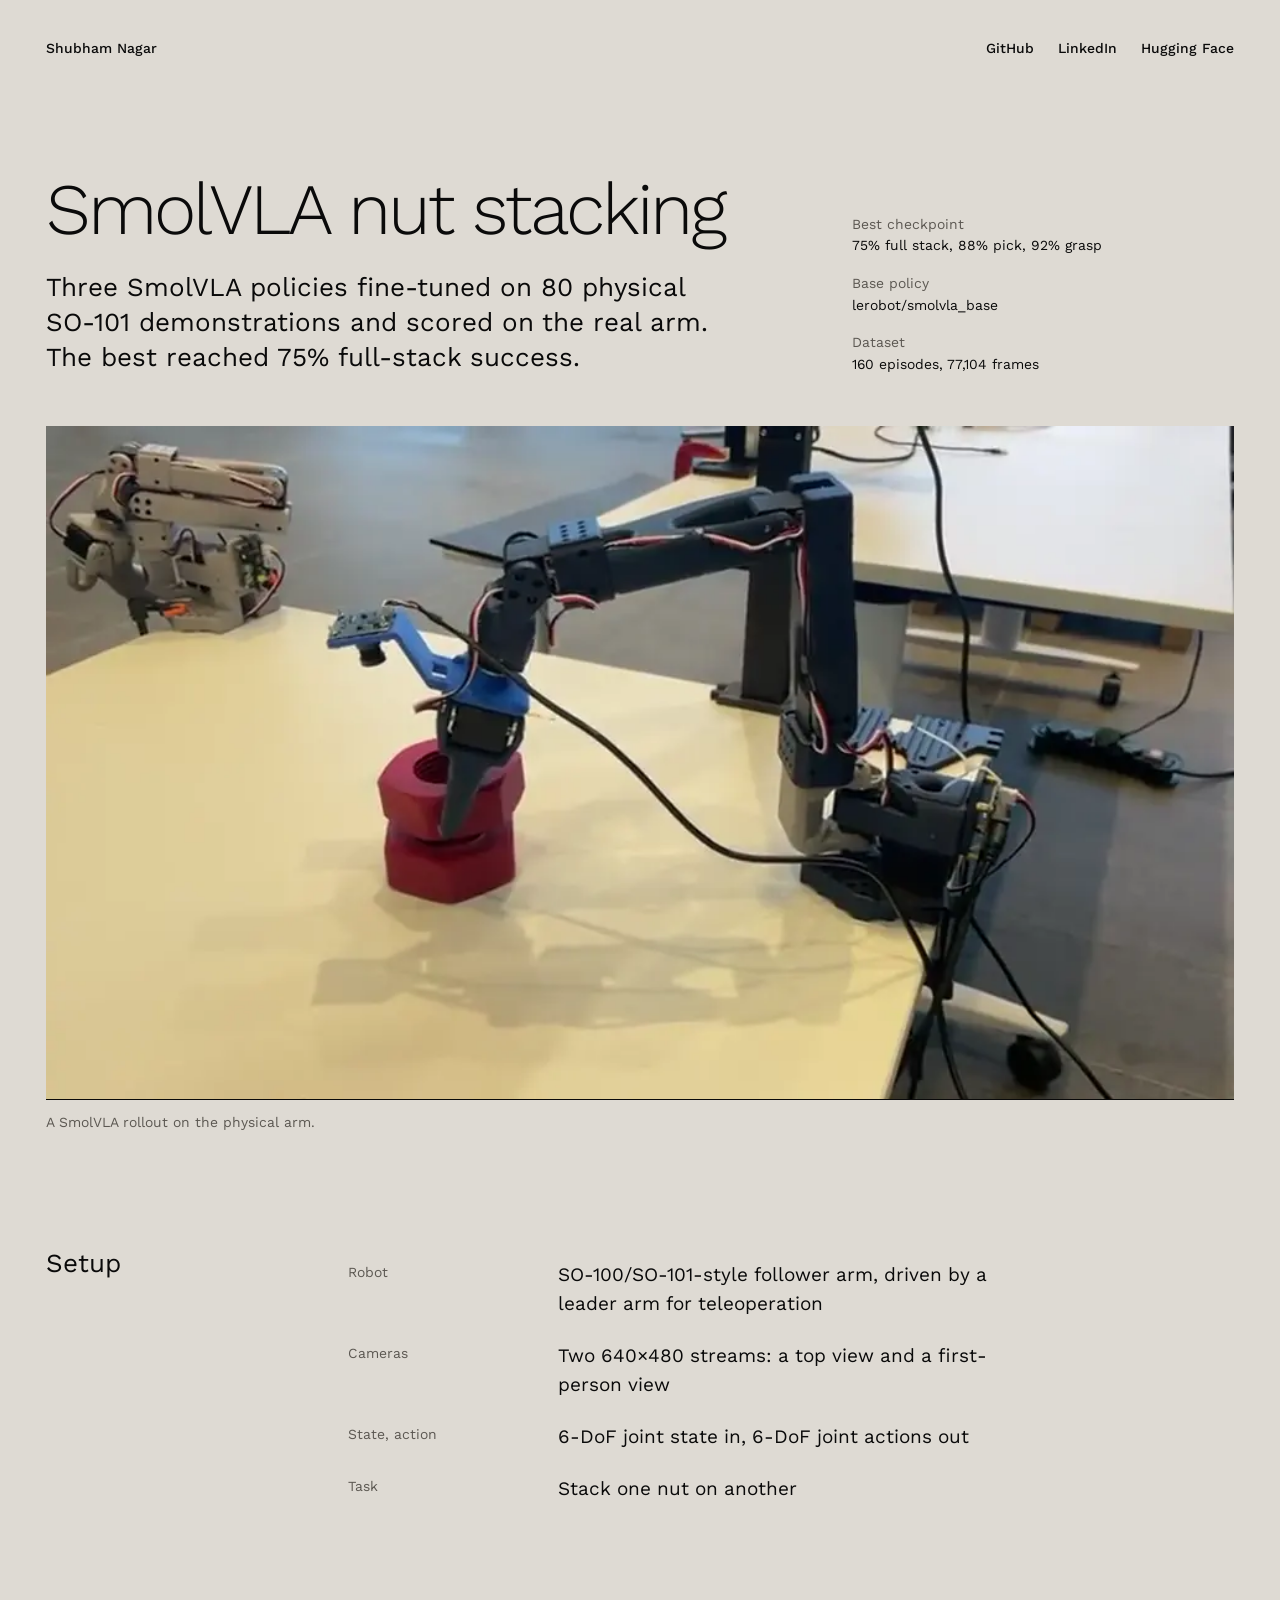
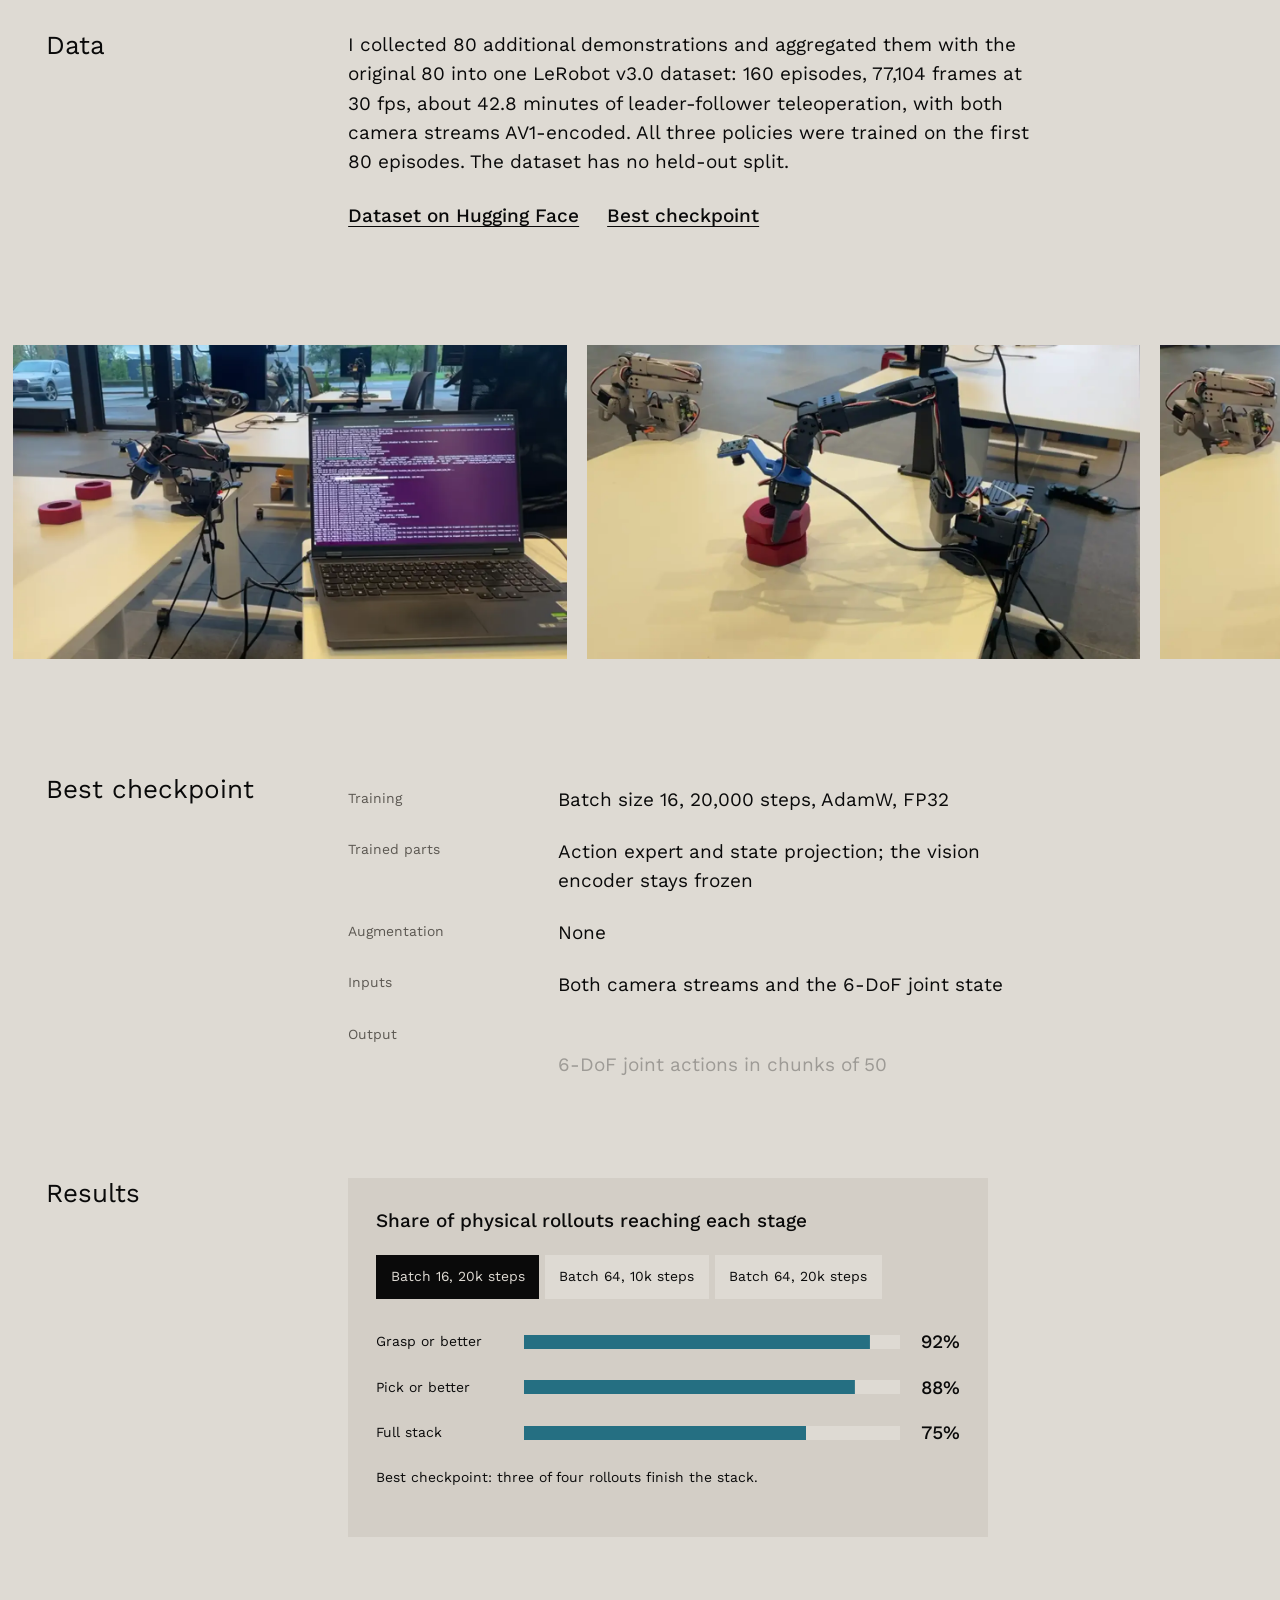
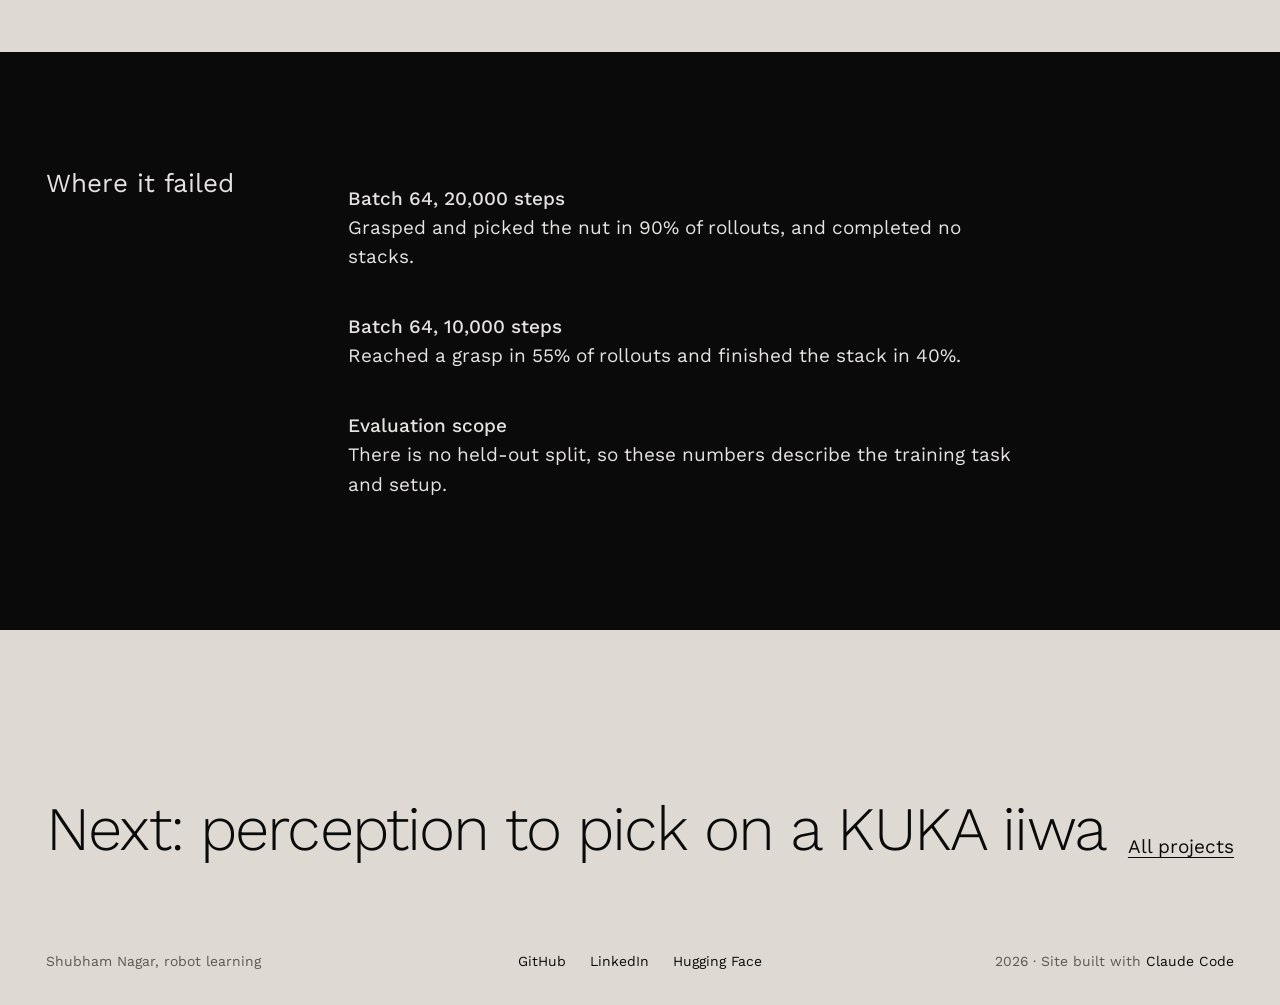
<file: work/smolvla.html>
<!doctype html>
<html lang="en">
<head>
  <meta charset="utf-8">
  <meta name="viewport" content="width=device-width, initial-scale=1">
  <title>SmolVLA nut stacking, Shubham Nagar</title>
  <meta name="description" content="Three SmolVLA policies fine-tuned on physical SO-101 demonstrations and scored on the real arm. The best checkpoint reached 75% full-stack success.">
  <meta name="theme-color" content="#dedad3">
  <link rel="icon" href="data:image/svg+xml,%3Csvg xmlns='http://www.w3.org/2000/svg' viewBox='0 0 64 64'%3E%3Crect width='64' height='64' fill='%230a0a0a'/%3E%3Crect x='14' y='26' width='36' height='12' fill='%23dedad3'/%3E%3C/svg%3E">
  <link rel="preconnect" href="https://fonts.googleapis.com">
  <link rel="preconnect" href="https://fonts.gstatic.com" crossorigin>
  <link href="https://fonts.googleapis.com/css2?family=Work+Sans:wght@300;400;500&display=swap" rel="stylesheet">
  <link rel="stylesheet" href="../style.css">
  <script>document.documentElement.classList.add('js')</script>
</head>

<body>
  <a class="skip-link" href="#main">Skip to content</a>
  <header class="page-top">
    <a class="wordmark link" href="../index.html#smolvla">Shubham Nagar</a>
    <nav class="profiles" aria-label="Profiles">
      <a class="link" href="https://github.com/shubham4413" target="_blank" rel="noreferrer">GitHub</a>
      <a class="link" href="https://www.linkedin.com/in/shubham-nagar-5a8174184/" target="_blank" rel="noreferrer">LinkedIn</a>
      <a class="link" href="https://huggingface.co/shubham4413" target="_blank" rel="noreferrer">Hugging Face</a>
    </nav>
  </header>

  <main id="main">
    <section class="page-hero" aria-labelledby="page-title">
      <h1 id="page-title">SmolVLA nut stacking</h1>
      <p>Three SmolVLA policies fine-tuned on 80 physical SO-101 demonstrations and scored on the real arm. The best reached 75% full-stack success.</p>
      <dl>
        <div><dt>Best checkpoint</dt><dd>75% full stack, 88% pick, 92% grasp</dd></div>
        <div><dt>Base policy</dt><dd>lerobot/smolvla_base</dd></div>
        <div><dt>Dataset</dt><dd>160 episodes, 77,104 frames</dd></div>
      </dl>
    </section>

    <figure class="page-media">
      <video data-loop muted loop playsinline preload="none" poster="../assets/clips/smolvla.webp" width="960" height="544" aria-label="SmolVLA policy stacking nuts with a physical SO-101 arm">
        <source src="../assets/clips/smolvla.mp4" type="video/mp4">
      </video>
      <figcaption>A SmolVLA rollout on the physical arm.</figcaption>
    </figure>

    <section class="chapter" aria-labelledby="setup-title">
      <h2 id="setup-title">Setup</h2>
      <dl class="spec" data-reveal>
        <dt>Robot</dt><dd>SO-100/SO-101-style follower arm, driven by a leader arm for teleoperation</dd>
        <dt>Cameras</dt><dd>Two 640×480 streams: a top view and a first-person view</dd>
        <dt>State, action</dt><dd>6-DoF joint state in, 6-DoF joint actions out</dd>
        <dt>Task</dt><dd>Stack one nut on another</dd>
      </dl>
    </section>

    <section class="chapter" aria-labelledby="data-title">
      <h2 id="data-title">Data</h2>
      <p data-reveal>I collected 80 additional demonstrations and aggregated them with the original 80 into one LeRobot v3.0 dataset: 160 episodes, 77,104 frames at 30 fps, about 42.8 minutes of leader-follower teleoperation, with both camera streams AV1-encoded. All three policies were trained on the first 80 episodes. The dataset has no held-out split.</p>
      <ul class="project__links" data-reveal>
        <li><a class="link-plain" href="https://huggingface.co/datasets/shubham4413/so100_smolvla_rc" target="_blank" rel="noreferrer">Dataset on Hugging Face</a></li>
        <li><a class="link-plain" href="https://huggingface.co/shubham4413/so100_smolvla_bs16_20k_80ep" target="_blank" rel="noreferrer">Best checkpoint</a></li>
      </ul>
    </section>

    <ul class="reel page-reel" data-reel aria-label="Frames from a rollout">
      <li><img src="../assets/frames/smolvla-001_0.webp" alt="The setup: two red nuts, the arm and the laptop running the policy" width="1272" height="720" loading="lazy"></li>
      <li class="reel__clip"><img src="../assets/frames/smolvla-018_0.webp" alt="SO-101 placing a nut onto the stack" width="1272" height="720" loading="lazy"></li>
      <li><img src="../assets/frames/smolvla-030_0.webp" alt="SO-101 adjusting the top nut" width="1272" height="720" loading="lazy"></li>
      <li><img src="../assets/frames/smolvla-043_0.webp" alt="SO-101 releasing the nut on the stack" width="1272" height="720" loading="lazy"></li>
    </ul>

    <section class="chapter" aria-labelledby="policy-title">
      <h2 id="policy-title">Best checkpoint</h2>
      <dl class="spec" data-reveal>
        <dt>Training</dt><dd>Batch size 16, 20,000 steps, AdamW, FP32</dd>
        <dt>Trained parts</dt><dd>Action expert and state projection; the vision encoder stays frozen</dd>
        <dt>Augmentation</dt><dd>None</dd>
        <dt>Inputs</dt><dd>Both camera streams and the 6-DoF joint state</dd>
        <dt>Output</dt><dd>6-DoF joint actions in chunks of 50</dd>
      </dl>
    </section>

    <section class="chapter" aria-labelledby="results-title">
      <h2 id="results-title">Results</h2>
      <figure class="ckpt ckpt--page" data-ckpt data-reveal>
        <figcaption class="ckpt__title">Share of physical rollouts reaching each stage</figcaption>
        <div class="ckpt__switch" role="group" aria-label="Checkpoint">
          <button type="button" aria-pressed="true" data-ckpt-key="0">Batch 16, 20k steps</button>
          <button type="button" aria-pressed="false" data-ckpt-key="1">Batch 64, 10k steps</button>
          <button type="button" aria-pressed="false" data-ckpt-key="2">Batch 64, 20k steps</button>
        </div>
        <div class="ckpt__bars" aria-hidden="true">
          <div class="ckpt__row"><span>Grasp or better</span><div class="ckpt__track"><i data-bar="0"></i></div><b data-val="0">92%</b></div>
          <div class="ckpt__row"><span>Pick or better</span><div class="ckpt__track"><i data-bar="1"></i></div><b data-val="1">88%</b></div>
          <div class="ckpt__row"><span>Full stack</span><div class="ckpt__track"><i data-bar="2"></i></div><b data-val="2">75%</b></div>
        </div>
        <p class="ckpt__note" data-ckpt-note aria-live="polite"></p>
        <table class="ckpt__table">
          <caption class="sr-only">Share of physical rollouts reaching each stage, by checkpoint</caption>
          <thead><tr><th scope="col">Checkpoint</th><th scope="col">Grasp or better</th><th scope="col">Pick or better</th><th scope="col">Full stack</th></tr></thead>
          <tbody>
            <tr data-ckpt-row><th scope="row">Batch 16, 20k steps</th><td>92%</td><td>88%</td><td>75%</td></tr>
            <tr data-ckpt-row><th scope="row">Batch 64, 10k steps</th><td>55%</td><td>52%</td><td>40%</td></tr>
            <tr data-ckpt-row><th scope="row">Batch 64, 20k steps</th><td>90%</td><td>90%</td><td>0%</td></tr>
          </tbody>
        </table>
      </figure>
    </section>

    <section class="chapter chapter--dark" aria-labelledby="fail-title">
      <h2 id="fail-title">Where it failed</h2>
      <ul class="failures" data-reveal>
        <li><b>Batch 64, 20,000 steps</b>Grasped and picked the nut in 90% of rollouts, and completed no stacks.</li>
        <li><b>Batch 64, 10,000 steps</b>Reached a grasp in 55% of rollouts and finished the stack in 40%.</li>
        <li><b>Evaluation scope</b>There is no held-out split, so these numbers describe the training task and setup.</li>
      </ul>
    </section>

    <nav class="page-next" aria-label="Next project">
      <a class="big" href="kuka.html">Next: perception to pick on a KUKA iiwa</a>
      <a class="link-plain" href="../index.html#work">All projects</a>
    </nav>
  </main>

  <footer class="foot">
    <p>Shubham Nagar, robot learning</p>
    <nav aria-label="Profiles, footer">
      <a href="https://github.com/shubham4413" target="_blank" rel="noreferrer">GitHub</a>
      <a href="https://www.linkedin.com/in/shubham-nagar-5a8174184/" target="_blank" rel="noreferrer">LinkedIn</a>
      <a href="https://huggingface.co/shubham4413" target="_blank" rel="noreferrer">Hugging Face</a>
    </nav>
    <p>2026 · Site built with <a href="https://claude.com/claude-code" target="_blank" rel="noreferrer">Claude Code</a></p>
  </footer>
  <script src="../main.js" defer></script>
</body>
</html>
</file>
<file: style.css>
/* Shubham Nagar, portfolio. Direction: the contact sheet (frames from real rollouts, set in strict rows). */

:root {
  --bg: #dedad3;
  --surface: #d3cec6;
  --ink: #0a0a0a;
  --muted: #5c5852;
  --accent: #256f82;
  --accent-ink: #ffffff;
  --dark: #0a0a0a;
  --dark-ink: #e4e3e0;
  --dark-muted: #a8a39b;
  --dark-surface: #1a1918;

  --font: "Work Sans", system-ui, sans-serif;

  --step-small: clamp(0.8125rem, 0.79rem + 0.1vw, 0.875rem);
  --step-body: clamp(1.0625rem, 1rem + 0.25vw, 1.1875rem);
  --step-lead: clamp(1.25rem, 1.1rem + 0.7vw, 1.625rem);
  --step-head: clamp(2rem, 1.3rem + 3.2vw, 4rem);
  --step-display: clamp(2.75rem, 0.9rem + 6.4vw, 7rem);

  --margin: clamp(1.25rem, 3.6vw, 4.5rem);
  --gutter: clamp(1rem, 1.6vw, 1.5rem);
  --section: clamp(7.5rem, 13vw, 15rem);
  --reel-h: clamp(13.75rem, 34vw, 31rem);

  --ease-out: cubic-bezier(0.22, 1, 0.36, 1);
  --ease-soft: cubic-bezier(0.33, 1, 0.68, 1);
  --t-press: 140ms;
  --t-hover: 180ms;
  --t-ui: 240ms;
  --t-reveal: 800ms;
}

/* ---------- reset ---------- */
*, *::before, *::after { box-sizing: border-box; }
html { -webkit-text-size-adjust: 100%; text-size-adjust: 100%; background: var(--bg); }
body { margin: 0; background: var(--bg); color: var(--ink); font-family: var(--font); font-size: var(--step-body); font-weight: 400; line-height: 1.55; -webkit-font-smoothing: antialiased; text-rendering: optimizeLegibility; }
h1, h2, h3, p, figure, ul, ol, dl, dd { margin: 0; }
ul { padding: 0; list-style: none; }
img, video { display: block; max-width: 100%; }
button { font: inherit; color: inherit; background: none; border: 0; padding: 0; cursor: pointer; }
a { color: inherit; }
:target { scroll-margin-top: 2rem; }
::selection { background: var(--accent); color: var(--accent-ink); }
:focus-visible { outline: 2px solid var(--accent); outline-offset: 3px; }
h1, h2, h3 { font-weight: 300; text-wrap: balance; }
p { max-width: 62ch; text-wrap: pretty; }
p + p { margin-top: 0.9em; }
.nums { font-variant-numeric: tabular-nums; }
.sr-only { position: absolute; width: 1px; height: 1px; overflow: hidden; clip-path: inset(50%); white-space: nowrap; }

.skip-link { position: fixed; z-index: 20; top: 0.75rem; left: 0.75rem; padding: 0.7rem 1rem; background: var(--bg); color: var(--ink); transform: translateY(-160%); transition: transform var(--t-ui) var(--ease-out); }
.skip-link:focus { transform: none; }

/* ---------- controls ---------- */
.button { display: inline-flex; align-items: center; justify-content: center; min-height: 3rem; padding: 0 1.5rem; background: var(--accent); color: var(--accent-ink); font-weight: 500; text-decoration: none; white-space: nowrap; transition: transform var(--t-press) var(--ease-out), background-color var(--t-hover) ease; }
.button:hover { background: #1d5a6a; }
.button:active { transform: scale(0.97); }
.link { text-decoration: underline; text-decoration-color: transparent; text-underline-offset: 0.25em; text-decoration-thickness: 0.07em; transition: text-decoration-color var(--t-hover) ease; }
.link:hover, .link:focus-visible { text-decoration-color: currentColor; }
.link-plain { text-decoration: underline; text-underline-offset: 0.22em; text-decoration-thickness: 0.07em; transition: color var(--t-hover) ease, text-decoration-color var(--t-hover) ease; }
.link-plain:hover { color: var(--accent); }

/* ---------- hero: lit strip, four corners ---------- */
.hero { overflow-x: clip; display: grid; grid-template-columns: minmax(0, 1fr); grid-template-rows: auto 1fr auto; min-height: 100svh; padding: clamp(1.25rem, 3vw, 2.75rem) 0; background: var(--dark); color: var(--dark-ink); }
.hero__top { display: grid; grid-template-columns: 1fr auto 1fr; align-items: baseline; gap: var(--gutter); padding: 0 var(--margin); font-size: var(--step-small); font-weight: 500; }
.wordmark { text-decoration: none; }
.hero__nav, .profiles { display: flex; gap: 1.5rem; }
.profiles { justify-self: end; }

.strip { min-width: 0; align-self: center; padding: clamp(2rem, 5vh, 3.5rem) 0 0; --strip-h: clamp(16rem, 44vh, 26rem); }
.strip__track { display: flex; gap: 10px; margin: 0 var(--margin); overflow-x: auto; scroll-snap-type: x mandatory; scrollbar-width: none; cursor: grab; }
.strip__track::-webkit-scrollbar { display: none; }
.strip__track.is-dragging { cursor: grabbing; scroll-snap-type: none; }
.strip__frame { flex: none; scroll-snap-align: start; }
.strip__frame a { display: block; height: var(--strip-h); }
.strip__frame img, .strip__frame video { width: auto; height: 100%; max-width: 82vw; object-fit: cover; background: var(--dark-surface); filter: brightness(0.5); transition: filter 500ms var(--ease-soft); user-select: none; -webkit-user-drag: none; }
.strip__frame--clip video, .strip__frame:hover img, .strip__frame a:focus-visible img { filter: none; }
.strip__cap { width: 0; min-width: 100%; margin-top: 0.75rem; color: var(--dark-muted); font-size: var(--step-small); line-height: 1.4; }
.strip__frame--clip .strip__cap { color: var(--dark-ink); }

.hero__foot { display: grid; grid-template-columns: 1fr auto; align-items: end; gap: var(--gutter); padding: clamp(2rem, 4.5vh, 3.5rem) var(--margin) 0; }
.hero__intro h1 { max-width: 9em; font-size: clamp(2.75rem, 0.9rem + 5.4vw, 6.25rem); line-height: 0.95; letter-spacing: -0.045em; }
.hero__intro p { margin-top: 1.25rem; color: var(--dark-ink); font-size: var(--step-lead); line-height: 1.35; max-width: 46ch; }
.hero__actions { display: flex; align-items: center; gap: 1.5rem; font-size: var(--step-small); font-weight: 500; }

/* ---------- work: one slide, two neighbours ---------- */
.work { padding: var(--section) 0 0; }
.work__title { padding: 0 var(--margin); margin-bottom: clamp(3rem, 7vw, 6rem); font-size: var(--step-head); line-height: 1.02; letter-spacing: -0.03em; }
.project + .project { margin-top: var(--section); }

.reel { display: flex; gap: 20px; height: var(--reel-h); padding: 0 var(--margin); overflow-x: auto; scroll-snap-type: x mandatory; scrollbar-width: none; cursor: grab; }
.reel::-webkit-scrollbar { display: none; }
.reel.is-dragging { cursor: grabbing; scroll-snap-type: none; }
.reel > li { position: relative; flex: none; height: 100%; scroll-snap-align: center; }
.reel img, .reel video { width: auto; height: 100%; max-width: min(84vw, 70rem); object-fit: cover; background: var(--surface); user-select: none; -webkit-user-drag: none; }
.reel img[width="630"], .reel img[width="1380"] { object-fit: contain; background: var(--dark); }
.reel video.is-composite { object-fit: contain; background: #0f1a24; }
.project--minor .reel { height: calc(var(--reel-h) * 0.68); }
.project--minor + .project--minor { margin-top: calc(var(--section) * 0.75); }

.facts { display: grid; grid-template-columns: repeat(12, minmax(0, 1fr)); column-gap: var(--gutter); row-gap: 0.75rem; margin-top: 1.75rem; padding: 0 var(--margin); align-items: baseline; }
.facts__name { grid-column: 1 / 4; }
.facts__name h3 { font-size: var(--step-lead); font-weight: 400; line-height: 1.2; letter-spacing: -0.01em; }
.facts__name p { color: var(--muted); font-size: var(--step-small); margin-top: 0.3rem; }
.facts__result { grid-column: 4 / 7; font-size: var(--step-lead); line-height: 1.2; }
.facts__year { grid-column: 7 / 10; color: var(--muted); }
.facts__stack { grid-column: 10 / 13; color: var(--muted); }

.project__body { display: grid; grid-template-columns: repeat(12, minmax(0, 1fr)); column-gap: var(--gutter); margin-top: 2rem; padding: 0 var(--margin); }
.project__body > p:first-child { grid-column: 4 / 10; grid-row: 1 / span 2; }
.project__body > p + p { grid-column: 10 / 13; grid-row: 1; margin-top: 0; }
.project__body > .project__links { grid-column: 10 / 13; grid-row: 2; align-self: start; }
.project__body > p:only-of-type + .project__links { grid-row: 1; margin-top: 0.2rem; }
.project__links { display: flex; flex-wrap: wrap; gap: 0.5rem 1.75rem; margin-top: 1.5rem; font-weight: 500; }
.project__body--two > p:first-child { grid-column: 4 / 8; }
.project__body--two > p + p { grid-column: 9 / 13; }
.project__body--two > .project__links { grid-column: 9 / 13; }
.project__body--split > div:first-child { grid-column: 4 / 8; }
.project__body--split > .ckpt { grid-column: 9 / 13; }

/* ---------- live thing: checkpoint comparison ---------- */
.ckpt { align-self: start; padding: 1.75rem; background: var(--surface); }
.ckpt__title { font-size: var(--step-body); font-weight: 500; }
.ckpt__switch { display: flex; flex-wrap: wrap; gap: 6px; margin-top: 1.25rem; }
.ckpt__switch button { min-height: 2.75rem; padding: 0 0.9rem; background: var(--bg); font-size: var(--step-small); transition: background-color var(--t-hover) ease, color var(--t-hover) ease, transform var(--t-press) var(--ease-out); }
.ckpt__switch button:hover { background: #c7c1b8; }
.ckpt__switch button:active { transform: scale(0.97); }
.ckpt__switch button[aria-pressed="true"] { background: var(--ink); color: var(--bg); }
.ckpt__bars { display: grid; gap: 1rem; margin-top: 1.75rem; }
.ckpt__row { display: grid; grid-template-columns: 8.5rem 1fr 3rem; align-items: center; gap: 0.75rem; font-size: var(--step-small); }
.ckpt__row b { font-weight: 500; font-size: var(--step-body); text-align: right; font-variant-numeric: tabular-nums; }
.ckpt__track { height: 14px; background: var(--bg); }
.ckpt__track i { display: block; height: 100%; background: var(--accent); transform-origin: left; transform: scaleX(var(--v, 0)); transition: transform 700ms var(--ease-out); }
.ckpt__note { min-height: 3em; margin-top: 1.25rem; font-size: var(--step-small); }
.ckpt__table { width: 100%; margin-top: 1.25rem; border-collapse: collapse; font-size: var(--step-small); }
.ckpt__table th, .ckpt__table td { padding: 0.5rem 0.4rem; text-align: right; font-weight: 400; font-variant-numeric: tabular-nums; }
.ckpt__table th:first-child { text-align: left; }
.ckpt__table tbody tr:nth-child(odd) { background: var(--bg); }
html:not(.js) .ckpt__switch, html:not(.js) .ckpt__bars { display: none; }
.js .ckpt__table { position: absolute; width: 1px; height: 1px; overflow: hidden; clip-path: inset(50%); }

/* ---------- results: a table without lines ---------- */
.results { padding: var(--section) var(--margin) 0; }
.results__title { display: grid; grid-template-columns: repeat(12, minmax(0, 1fr)); column-gap: var(--gutter); font-size: var(--step-display); line-height: 0.95; letter-spacing: -0.045em; }
.results__title span { grid-column: 1 / -1; }
.results__title span + span { grid-column: 3 / -1; }
.results__wrap { margin-top: clamp(3rem, 5vw, 4.5rem); }
.results__table { width: 100%; border-collapse: collapse; table-layout: fixed; }
.results__table thead th { padding: 0 1rem 0.9rem; color: var(--muted); font-size: var(--step-small); font-weight: 400; text-align: left; }
.results__table td { padding: 0.9rem 1rem; vertical-align: baseline; }
.results__table th:nth-child(1), .results__table td:nth-child(1) { width: 16.66%; font-variant-numeric: tabular-nums; }
.results__table th:nth-child(2), .results__table td:nth-child(2) { width: 33.33%; }
.results__table th:nth-child(3), .results__table td:nth-child(3) { width: 33.33%; color: var(--muted); }
.results__table th:nth-child(4), .results__table td:nth-child(4) { width: 16.66%; text-align: right; font-weight: 500; font-variant-numeric: tabular-nums; }
.results__table tbody tr:nth-child(odd):not(.results__gap) { background: var(--surface); }
.results__gap td { padding: 0.9rem 0; }

/* ---------- data: a dark band of two-ended rows ---------- */
.data { margin-top: var(--section); padding: clamp(4.5rem, 7vw, 6.5rem) var(--margin); background: var(--dark); color: var(--dark-ink); }
.data__col { display: grid; grid-template-columns: repeat(12, minmax(0, 1fr)); column-gap: var(--gutter); }
.data__head { grid-column: 1 / 5; grid-row: 1 / span 6; }
.data__head h2 { font-size: var(--step-head); line-height: 1.02; letter-spacing: -0.03em; }
.data__head a { display: inline-block; margin-top: 1.5rem; font-weight: 500; }
.data__group { grid-column: 6 / 13; color: var(--dark-muted); font-size: var(--step-small); }
.data__group:not(:first-of-type) { margin-top: 2.5rem; }
.data .rows { grid-column: 6 / 13; margin-top: 0.5rem; }
.rows li { display: flex; justify-content: space-between; align-items: baseline; gap: 1.5rem; min-height: 2.75rem; padding: 0.55rem 0; }
.rows li > :last-child { flex: none; color: var(--muted); font-size: var(--step-small); text-align: right; }
.data .rows li > :last-child { color: var(--dark-muted); }
.rows a { display: inline-flex; align-items: baseline; gap: 0.6rem; text-decoration: none; overflow-wrap: anywhere; transition: color var(--t-hover) ease; }
.rows a:hover { color: #7fc3d4; }
.dot { flex: none; width: 10px; height: 10px; border-radius: 50%; background: #ffcf3f; transform: translateY(-1px); }
.dot--ink { background: var(--dark-ink); }

/* ---------- intro: photo with facts, then the story ---------- */
.intro { display: grid; grid-template-columns: repeat(12, minmax(0, 1fr)); column-gap: var(--gutter); padding: var(--section) var(--margin) 0; }
.intro__side { grid-column: 1 / 6; }
.intro__photo { width: 100%; height: auto; aspect-ratio: 4 / 5; object-fit: cover; background: var(--surface); }
.intro__facts { display: grid; grid-template-columns: repeat(2, minmax(0, 1fr)); gap: 1.25rem var(--gutter); margin-top: 1.75rem; font-size: var(--step-small); }
.intro__facts dt { color: var(--muted); }
.intro__facts dd { margin-top: 0.15rem; }
.intro__text { grid-column: 7 / 13; }
.intro__text h2 { font-size: var(--step-head); line-height: 1.02; letter-spacing: -0.03em; }
.intro__lead { margin-top: 2rem; font-size: var(--step-lead); line-height: 1.4; }
.intro__text div p { margin-top: 0.9em; }
.intro__text div { margin-top: 1.5rem; }
.intro__sub { margin-top: 3rem; font-size: var(--step-body); font-weight: 500; }
.intro .rows { margin-top: 0.5rem; }
.rows b { font-weight: 500; }

/* ---------- contact: sentence, portrait, links ---------- */
.contact { display: grid; grid-template-columns: repeat(12, minmax(0, 1fr)); column-gap: var(--gutter); align-items: start; padding: var(--section) var(--margin) clamp(5rem, 8vw, 7.5rem); }
.contact__sentence { grid-column: 1 / 8; font-size: clamp(1.5rem, 1rem + 1.6vw, 2.25rem); line-height: 1.15; letter-spacing: -0.02em; font-weight: 300; max-width: 24ch; }
.contact__links { grid-column: 9 / 13; display: flex; flex-direction: column; align-items: flex-start; gap: 0.6rem; font-size: var(--step-body); }
.contact__links h2 { margin-bottom: 0.9rem; font-size: var(--step-body); font-weight: 500; }
.contact__links p { margin-top: 0.6rem; color: var(--muted); font-size: var(--step-small); }

/* ---------- footer: one quiet line ---------- */
.foot { display: grid; grid-template-columns: 1fr auto 1fr; gap: 1.5rem; padding: 0 var(--margin) 2rem; font-size: var(--step-small); color: var(--muted); }
.foot nav { display: flex; gap: 1.5rem; }
.foot a { color: var(--ink); text-decoration: none; }
.foot a:hover { text-decoration: underline; }
.foot p:last-child { justify-self: end; }

/* ---------- deep pages ---------- */
.page-top { display: grid; grid-template-columns: 1fr auto; gap: var(--gutter); padding: clamp(1.25rem, 3vw, 2.75rem) var(--margin); font-size: var(--step-small); font-weight: 500; }
.page-hero { display: grid; grid-template-columns: repeat(12, minmax(0, 1fr)); column-gap: var(--gutter); row-gap: 1.5rem; padding: clamp(2rem, 6vw, 5rem) var(--margin) clamp(2.5rem, 4vw, 3.5rem); }
.page-hero h1 { grid-column: 1 / 9; font-size: clamp(2.25rem, 1rem + 4.4vw, 5.25rem); line-height: 0.98; letter-spacing: -0.04em; }
.page-hero p { grid-column: 1 / 8; font-size: var(--step-lead); line-height: 1.35; }
.page-hero dl { grid-column: 9 / 13; grid-row: 1 / span 2; align-self: end; display: grid; gap: 1rem; font-size: var(--step-small); }
.page-hero dt { color: var(--muted); }
.page-media { padding: 0 var(--margin); }
.page-media video, .page-media img { width: 100%; height: auto; max-height: 82svh; object-fit: contain; background: var(--dark); }
.page-media figcaption { margin-top: 0.75rem; color: var(--muted); font-size: var(--step-small); }
.chapter { display: grid; grid-template-columns: repeat(12, minmax(0, 1fr)); column-gap: var(--gutter); padding: clamp(5rem, 9vw, 8rem) var(--margin) 0; }
.chapter > h2 { grid-column: 1 / 4; font-size: var(--step-lead); font-weight: 400; line-height: 1.2; }
.chapter > :not(h2) { grid-column: 4 / 11; }
.chapter > p + ul, .chapter > ul + p, .chapter > p + table, .chapter > table + p, .chapter > p + figure, .chapter > figure + p { margin-top: 1.5rem; }
.chapter--dark { margin-top: clamp(5rem, 9vw, 8rem); padding-bottom: clamp(5rem, 9vw, 8rem); background: var(--dark); color: var(--dark-ink); }
.spec { display: grid; grid-template-columns: minmax(8rem, 0.4fr) 1fr; column-gap: var(--gutter); }
.spec dt, .spec dd { padding: 0.7rem 0; }
.spec dt { color: var(--muted); font-size: var(--step-small); padding-top: 0.85rem; }
.spec dd { margin: 0; }
.chapter--dark .spec dt { color: var(--dark-muted); }
.plain-table { width: 100%; border-collapse: collapse; font-variant-numeric: tabular-nums; }
.plain-table th, .plain-table td { padding: 0.8rem 1rem; text-align: right; font-weight: 400; }
.plain-table th:first-child, .plain-table td:first-child { text-align: left; }
.plain-table thead th { color: var(--muted); font-size: var(--step-small); }
.plain-table tbody tr:nth-child(odd) { background: var(--surface); }
.failures li { padding: 1rem 0; }
.failures li + li { margin-top: 0.5rem; }
.failures b { display: block; font-weight: 500; }
.stages { padding: 0; list-style: none; display: grid; grid-template-columns: repeat(3, minmax(0, 1fr)); gap: 6px; }
.stages li { min-height: 7.5rem; padding: 1rem; background: var(--dark-surface); }
.stages b { display: block; font-weight: 500; color: var(--dark-ink); }
.stages span { display: block; margin-top: 0.4rem; color: var(--dark-muted); font-size: var(--step-small); }
.page-reel { height: calc(var(--reel-h) * 0.72); margin-top: clamp(5rem, 9vw, 8rem); }
.table-note { margin-top: 1.25rem; color: var(--muted); font-size: var(--step-small); }
.chapter--dark .table-note, .chapter--dark .plain-table thead th { color: var(--dark-muted); }
.plain-table--dark tbody tr:nth-child(odd) { background: var(--dark-surface); }
.ckpt--page { max-width: 40rem; }
.page-next { display: grid; grid-template-columns: 1fr auto; align-items: end; gap: var(--gutter); padding: var(--section) var(--margin) clamp(4rem, 7vw, 6rem); }
.page-next a.big { font-size: var(--step-head); font-weight: 300; line-height: 1.05; letter-spacing: -0.03em; text-decoration: none; }
.page-next a.big:hover { color: var(--accent); }

/* ---------- motion (content stays visible without JavaScript) ---------- */
@media (prefers-reduced-motion: no-preference) {
  .js [data-reveal] { opacity: 0.3; transform: translateY(28px); transition: opacity 700ms var(--ease-out), transform 900ms var(--ease-out); transition-delay: calc(var(--i, 0) * 80ms); }
  .js [data-reveal].is-in { opacity: 1; transform: none; }
  .js .hero__top, .js .strip, .js .hero__foot { animation: rise var(--t-reveal) var(--ease-out) both; }
  .js .strip { animation-delay: 120ms; }
  .js .page-hero > *, .js .page-media, .js .page-top { animation: rise var(--t-reveal) var(--ease-out) both; }
  .js .page-hero > p { animation-delay: 90ms; }
  .js .page-hero > dl { animation-delay: 180ms; }
  .js .page-media { animation-delay: 260ms; }
  .js .hero__foot { animation-delay: 240ms; }
  .js .strip__frame { animation: slide-in 1100ms var(--ease-out) both; animation-delay: calc(var(--i, 0) * 60ms + 200ms); }
  .reel img, .reel video { transition: transform 900ms var(--ease-soft); }
  .reel > li:hover img { transform: scale(1.015); }
}
@keyframes rise { from { opacity: 0; transform: translateY(20px); } }
@keyframes slide-in { from { opacity: 0; transform: translateX(48px); } }
@media (prefers-reduced-motion: reduce) {
  .ckpt__track i { transition: none; }
}

/* ---------- tablet ---------- */
@media (max-width: 960px) {
  .hero__top { grid-template-columns: 1fr auto; }
  .hero__nav { display: none; }
  .facts__name { grid-column: 1 / 7; }
  .facts__result { grid-column: 7 / 13; }
  .facts__year { grid-column: 1 / 7; }
  .facts__stack { grid-column: 7 / 13; }
  .project__body > p:first-child, .project__body > p + p, .project__body > .project__links { grid-column: 1 / 11; grid-row: auto; }
  .project__body > p + p { margin-top: 0.9em; }
  .project__body > p:only-of-type + .project__links { grid-row: auto; margin-top: 1.5rem; }
  .project__body--split > div:first-child { grid-column: 1 / 7; }
  .project__body--split > .ckpt { grid-column: 7 / 13; }
  .data__head { grid-column: 1 / -1; grid-row: auto; margin-bottom: 3rem; }
  .data__group, .data .rows { grid-column: 1 / -1; }
  .intro__side { grid-column: 1 / 6; }
  .intro__text { grid-column: 7 / 13; }
  .intro__facts { grid-template-columns: 1fr; }
  .contact__sentence { grid-column: 1 / -1; max-width: 26ch; margin-bottom: 3rem; }
  .contact__links { grid-column: 1 / -1; }
  .chapter > h2 { grid-column: 1 / -1; margin-bottom: 1.5rem; }
  .chapter > :not(h2) { grid-column: 1 / -1; }
  .page-hero h1, .page-hero p { grid-column: 1 / -1; }
  .page-hero dl { grid-column: 1 / -1; grid-row: auto; grid-template-columns: repeat(3, minmax(0, 1fr)); }
}

/* ---------- phone ---------- */
@media (max-width: 640px) {
  :root { --margin: 1.25rem; --section: 6rem; --reel-h: 15rem; }
  .profiles { gap: 1rem; }
  .profiles a:first-child { display: none; }
  .strip { --strip-h: 40svh; }
  .hero__foot { grid-template-columns: 1fr; gap: 1.75rem; }
  .project + .project { margin-top: 4.5rem; }
  .reel { gap: 10px; }
  .facts__name, .facts__result, .facts__year, .facts__stack { grid-column: 1 / -1; }
  .facts__year, .facts__stack { grid-column: span 6; font-size: var(--step-small); }
  .project__body--split > div:first-child, .project__body--split > .ckpt { grid-column: 1 / -1; }
  .project__body--split > .ckpt { margin-top: 2rem; padding: 1.25rem; }
  .ckpt__row { grid-template-columns: 6.5rem 1fr 2.75rem; }
  .results__title { font-size: 11vw; }
  .results__table thead { position: absolute; width: 1px; height: 1px; overflow: hidden; clip-path: inset(50%); }
  .results__table, .results__table tbody, .results__table tr { display: block; }
  .results__table tr { display: grid; grid-template-columns: 1fr auto; column-gap: 1rem; padding: 0.85rem 0.75rem; }
  .results__table td { display: block; width: auto !important; padding: 0; }
  .results__table td:nth-child(1) { grid-column: 1 / -1; font-size: 1.375rem; }
  .results__table td:nth-child(1):empty { display: none; }
  .results__table td:nth-child(2) { grid-column: 1; }
  .results__table td:nth-child(3) { grid-column: 1; font-size: var(--step-small); }
  .results__table td:nth-child(4) { grid-column: 2; grid-row: span 2; align-self: start; }
  .rows li { flex-wrap: wrap; gap: 0.15rem 1rem; }
  .rows li > :last-child { text-align: left; }
  .intro__side, .intro__text { grid-column: 1 / -1; }
  .intro__side { display: contents; }
  .intro__photo { grid-column: 1 / -1; order: -2; }
  .intro__text { order: -1; margin-top: 2.5rem; }
  .intro__facts { grid-column: 1 / -1; grid-template-columns: repeat(2, minmax(0, 1fr)); margin-top: 2.5rem; }
  .intro__lead { font-size: var(--step-body); }
  .contact__sentence { font-size: 1.5rem; }
  .foot { grid-template-columns: 1fr; gap: 0.5rem; }
  .foot p:last-child { justify-self: start; }
  .page-hero dl { grid-template-columns: 1fr; }
  .stages { grid-template-columns: 1fr; }
  .page-next { grid-template-columns: 1fr; }
}
</file>
